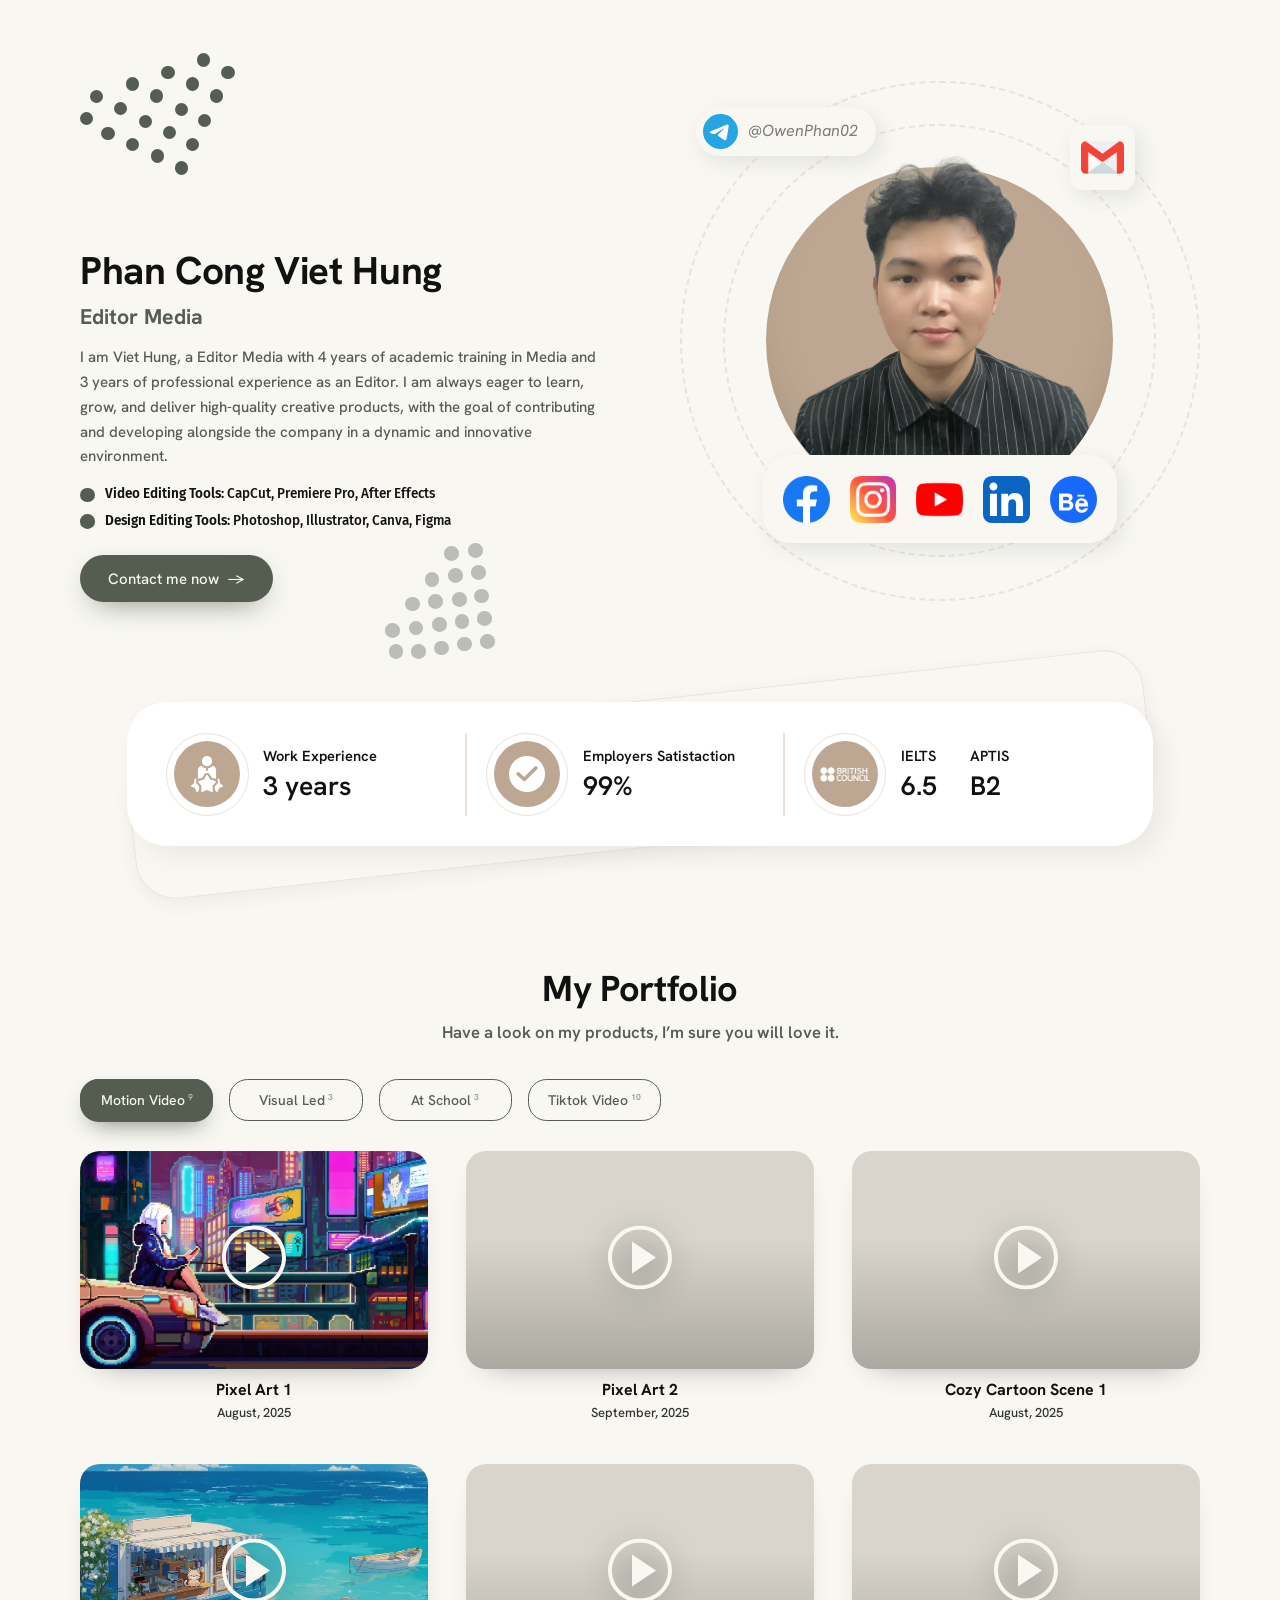
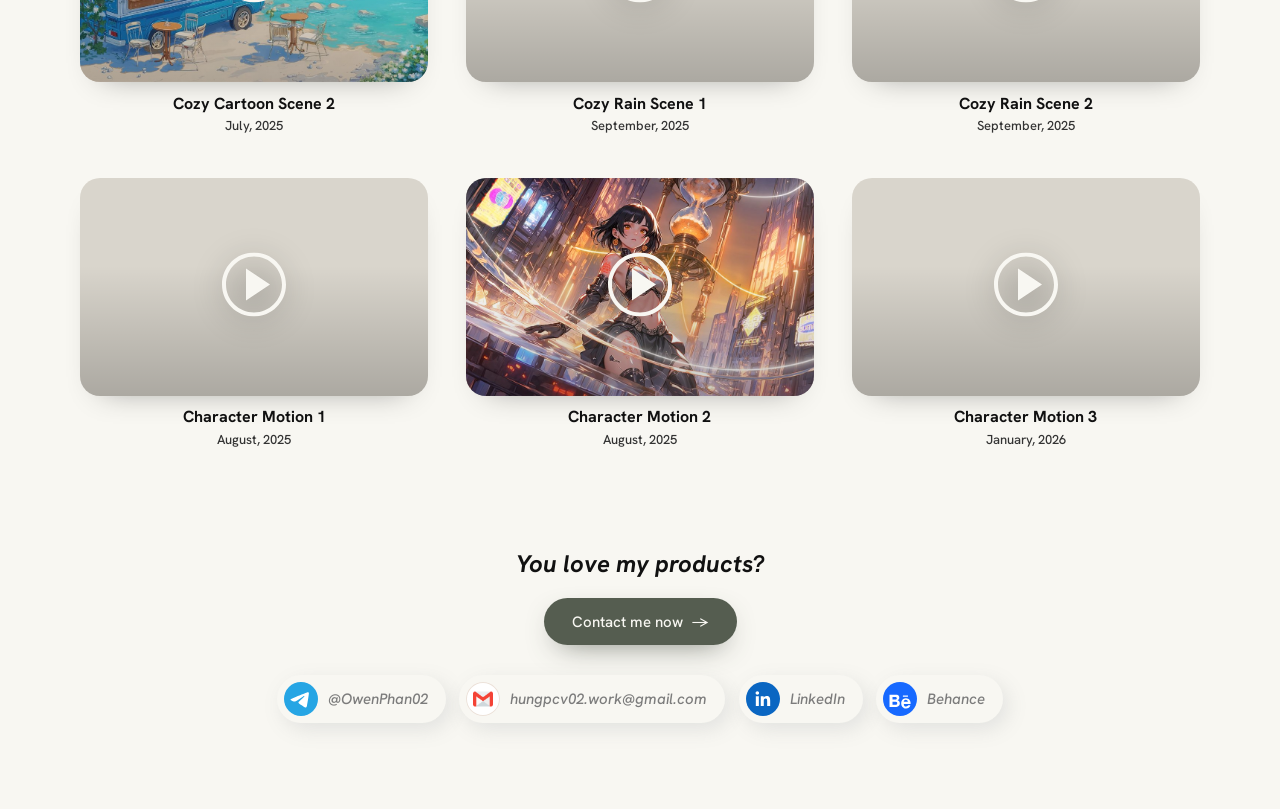
<file: Phan Công Việt Hùng/Portfolio/Phan-Cong-Viet-Hung-Portfolio.html>
<!doctype html>
<html lang="en">
<head>
<meta charset="utf-8">
<meta name="viewport" content="width=device-width, initial-scale=1">
<title>Phan Cong Viet Hung Portfolio</title>
<meta name="description" content="Phan Cong Viet Hung — Editor Media portfolio: motion video, visual LED, school projects and TikTok videos.">
<link rel="preconnect" href="https://fonts.googleapis.com">
<link rel="preconnect" href="https://fonts.gstatic.com" crossorigin>
<link href="https://fonts.googleapis.com/css2?family=Fira+Sans:wght@500;600&family=Hanken+Grotesk:ital,wght@0,400;0,500;0,600;0,700;1,400;1,500;1,700&display=swap" rel="stylesheet">
<link rel="preload" as="image" href="assets/avatar.png">
<script>document.documentElement.classList.add("js")</script>
<style>
/* =====================================================================
   1 đơn vị (--u) = 1px trong frame Figma 1920px.
   Trang được giới hạn ở 1600px để mọi thứ không bị phình to trên màn hình lớn,
   và mọi cỡ chữ đều có mức tối thiểu để không quá nhỏ trên laptop/tablet.
   ===================================================================== */
:root{
  --u: calc(min(100vw, 1600px) / 1920);
  --bg:#f8f7f2;
  --green:#555d50;
  --green-d:#434a3f;
  --beige:#bda792;
  --line:#ece2d9;
  --grey:#7c7c7c;
  --grey2:#83898e;
  --out-expo:cubic-bezier(.16,1,.3,1);
  --out-quart:cubic-bezier(.25,1,.5,1);
  --in-out:cubic-bezier(.65,0,.35,1);
  --spring:cubic-bezier(.34,1.56,.64,1);

  /* Thang cỡ chữ (ở 1600px: 48 / 45 / 30 / 21 / 17.5 / 15 px) */
  --fs-display: max(32px, calc(58 * var(--u)));
  --fs-h2:      max(30px, calc(54 * var(--u)));
  --fs-h3:      max(22px, calc(36 * var(--u)));
  --fs-lead:    max(16px, calc(25 * var(--u)));
  --fs-body:    max(15px, calc(21 * var(--u)));
  --fs-small:   max(13px, calc(18 * var(--u)));
  --fs-btn:     max(15px, calc(21 * var(--u)));
}
*{box-sizing:border-box;margin:0;padding:0}
html{scroll-behavior:smooth;-webkit-text-size-adjust:100%}
body{background:var(--bg);color:#111;font-family:"Hanken Grotesk",system-ui,sans-serif;-webkit-font-smoothing:antialiased;overflow-x:hidden}
a{color:inherit;text-decoration:none}
img{display:block;max-width:100%;height:auto}
button{font:inherit}
::selection{background:var(--green);color:var(--bg)}

.progress{position:fixed;inset:0 0 auto 0;height:3px;z-index:90;background:var(--green);transform-origin:0 50%;scale:0 1}

.page{max-width:calc(1920 * var(--u));margin:0 auto;padding:0 calc(120 * var(--u))}

/* ================= HERO ================= */
.hero{position:relative;display:grid;grid-template-columns:minmax(0,1fr) calc(780 * var(--u));gap:calc(110 * var(--u));align-items:center;padding-top:calc(120 * var(--u))}
.deco{position:absolute;left:0;top:0;pointer-events:none}
.dot{position:absolute;border-radius:50%;background:var(--green)}
.d2 .dot{background:#bbbdb8}

.desc{position:relative;z-index:1;align-self:start;padding-top:calc(250 * var(--u))}
.name{font-size:var(--fs-display);line-height:1.25;font-weight:700;letter-spacing:-.01em}
.name .w{display:inline-block;overflow:hidden;vertical-align:top;padding-bottom:.06em;margin-bottom:-.06em}
.name .w>span{display:inline-block}
.role{margin-top:calc(12 * var(--u));font-size:max(19px, calc(32 * var(--u)));line-height:1.3;font-weight:700;color:var(--green)}
.bio{margin-top:calc(22 * var(--u));max-width:36em;font-size:var(--fs-body);line-height:1.65;font-weight:500;color:var(--green)}
.tools{list-style:none;margin-top:calc(22 * var(--u));display:grid;gap:calc(10 * var(--u));font-family:"Fira Sans",sans-serif;font-weight:500;font-size:max(13.5px, calc(19 * var(--u)));line-height:1.5}
.tools li{position:relative;padding-left:max(22px, calc(38 * var(--u)))}
.tools li::before{content:"";position:absolute;left:0;top:.28em;width:max(12px, calc(22 * var(--u)));aspect-ratio:1;border-radius:50%;background:var(--green)}
.tools b{font-weight:600}

/* Buttons: shine + magnetic */
.btn{position:relative;overflow:hidden;display:inline-flex;align-items:center;justify-content:center;gap:.6em;isolation:isolate;
  background:var(--green);color:var(--bg);font-weight:500;border-radius:999px;white-space:nowrap;
  padding:max(13px, calc(22 * var(--u))) max(26px, calc(42 * var(--u)));font-size:var(--fs-btn);line-height:1.2;
  box-shadow:0 10px 30px -14px rgba(67,74,63,.9);
  transition:background-color .4s var(--out-quart),box-shadow .4s var(--out-quart)}
.btn::after{content:"";position:absolute;inset:0;z-index:-1;background:linear-gradient(105deg,transparent 30%,rgba(255,255,255,.28) 50%,transparent 70%);translate:-110% 0;transition:translate .8s var(--out-expo)}
.btn:hover{background:var(--green-d);box-shadow:0 18px 36px -16px rgba(67,74,63,1)}
.btn:hover::after{translate:110% 0}
.btn .arrow{display:inline-block;transition:translate .4s var(--out-expo)}
.btn:hover .arrow{translate:4px 0}
.btn:active{scale:.97}
.desc .btn{margin-top:calc(36 * var(--u))}

/* Visual: mọi vị trí con theo % của khung (giống tỉ lệ group Figma 960×960) */
.visual{position:relative;width:100%;aspect-ratio:1;container-type:inline-size}
.layer{position:absolute;will-change:transform}
.layer>*{width:100%;height:100%}
.ring{border-radius:50%;border:max(2px, calc(4 * var(--u))) dashed var(--line)}
.l-ring1{inset:0}
.l-ring2{inset:8.333%}
.l-core{left:15.625%;top:7.396%;width:68.646%;aspect-ratio:659/658}
.disc{position:absolute;left:1.52%;top:13.53%;width:97.12%;height:auto;aspect-ratio:1;border-radius:50%;background:var(--beige);box-shadow:inset 0 -30px 60px -30px rgba(0,0,0,.18)}
.avatar{position:absolute;inset:0;
  -webkit-mask:radial-gradient(ellipse 48.6% 48.65% at 50.1% 62.2%,#000 99.6%,transparent 100%),linear-gradient(#000,#000) top/100% 62.2% no-repeat;
          mask:radial-gradient(ellipse 48.6% 48.65% at 50.1% 62.2%,#000 99.6%,transparent 100%),linear-gradient(#000,#000) top/100% 62.2% no-repeat}
.avatar img{width:100%;height:100%;object-fit:cover}
.box{background:var(--bg);box-shadow:calc(8 * var(--u)) calc(10 * var(--u)) calc(30 * var(--u)) rgba(119,126,130,.16)}
/* social + phone boxes size from the visual's own width (cqw) so they stay balanced at any screen size */
.l-social{left:50%;top:72%;width:auto;height:auto;margin-left:-34cqw}
.social{display:flex;align-items:center;justify-content:space-evenly;width:68cqw;height:17cqw;border-radius:5.5cqw}
.social a{display:grid;place-items:center;width:9cqw;height:9cqw;flex:none;transition:translate .5s var(--spring),scale .5s var(--spring)}
.social a:hover{translate:0 -10%;scale:1.1}
.social a img{width:100%;height:100%;object-fit:contain}
.l-phone{left:3%;top:5%;width:auto;height:auto}
.phone{display:flex;align-items:center;gap:2cqw;width:auto;height:auto;padding:1.4cqw 3.4cqw 1.4cqw 1.4cqw;border-radius:999px;white-space:nowrap;transition:scale .4s var(--spring)}
.phone:hover{scale:1.05}
.phone svg,.phone img{flex:none;width:6.6cqw;height:6.6cqw}
.phone span{font-style:italic;font-size:3.1cqw;line-height:1;color:var(--grey)}
.l-mail{left:75%;top:8.438%;width:12.5%;aspect-ratio:1}
.mail{display:grid!important;place-items:center;border-radius:calc(18 * var(--u));transition:scale .4s var(--spring),rotate .4s var(--spring)}
.mail:hover{scale:1.1}
.mail img{width:66.7%}

/* ================= STATS ================= */
.stats{position:relative;margin:calc(150 * var(--u)) calc(71 * var(--u)) 0}
.stats .tilt{position:absolute;inset:-1%  .2%;border:1px solid var(--line);border-radius:calc(60 * var(--u));box-shadow:0 calc(8 * var(--u)) calc(30 * var(--u)) rgba(0,0,0,.05);rotate:-6.2deg}
.stats .card{position:relative;display:grid;grid-template-columns:1fr 1fr 1.1fr;background:#fff;border-radius:calc(60 * var(--u));
  padding:calc(46 * var(--u)) calc(30 * var(--u));box-shadow:calc(16 * var(--u)) calc(16 * var(--u)) calc(40 * var(--u)) rgba(0,0,0,.06)}
.stat{display:flex;align-items:center;gap:calc(22 * var(--u));padding:0 calc(28 * var(--u))}
.stat+.stat{border-left:max(2px, calc(4 * var(--u))) solid var(--line)}
.stat .ic{flex:none;width:max(62px, calc(124 * var(--u)));aspect-ratio:1;border-radius:50%;border:1px solid var(--line);display:grid;place-items:center;transition:rotate .6s var(--spring)}
.stat:hover .ic{rotate:-10deg}
.stat .ic span{width:82%;aspect-ratio:1;border-radius:50%;background:var(--beige);display:grid;place-items:center}
.stat .ic img{width:54%}
.stat .ic img.bc{width:82%}
.stat small{display:block;font-size:max(14px, calc(22 * var(--u)));line-height:1.3;font-weight:600}
.stat b{display:block;margin-top:calc(6 * var(--u));font-size:max(22px, calc(40 * var(--u)));line-height:1.25;font-weight:600;font-variant-numeric:tabular-nums}
.stat .pair{display:flex;gap:calc(50 * var(--u))}

/* ================= PORTFOLIO ================= */
.portfolio{padding-top:calc(180 * var(--u))}
.portfolio h2{text-align:center;font-size:var(--fs-h2);line-height:1.25;font-weight:700;letter-spacing:-.01em}
.portfolio .sub{text-align:center;margin-top:calc(14 * var(--u));font-size:var(--fs-lead);line-height:1.4;font-weight:600;color:var(--green)}

.tabs{position:relative;display:flex;flex-wrap:wrap;gap:calc(24 * var(--u));margin-top:calc(52 * var(--u))}
.tab{position:relative;z-index:1;min-width:max(118px, calc(200 * var(--u)));padding:max(11px, calc(18 * var(--u))) max(16px, calc(28 * var(--u)));
  border-radius:max(14px, calc(28 * var(--u)));border:1px solid var(--green);background:transparent;cursor:pointer;
  font-weight:500;font-size:max(14px, calc(21 * var(--u)));line-height:1.2;color:var(--green);
  transition:color .45s var(--in-out),translate .4s var(--out-expo),background-color .3s}
.tab:hover:not(.on){background:rgba(85,93,80,.07);translate:0 -2px}
.tab.on{color:var(--bg)}
.tab sup{font-size:.62em;margin-left:.35em;opacity:.6;font-weight:600;vertical-align:.5em}
.pill{position:absolute;z-index:0;left:0;top:0;border-radius:max(14px, calc(28 * var(--u)));background:var(--green);box-shadow:0 10px 24px -12px rgba(67,74,63,.9);
  transition:translate .6s var(--out-expo),width .6s var(--out-expo),height .6s var(--out-expo)}

.stack{position:relative;margin-top:calc(44 * var(--u))}
.grid{display:grid;grid-template-columns:repeat(3,minmax(0,1fr));gap:calc(64 * var(--u)) calc(56 * var(--u))}
.grid.tall{grid-template-columns:repeat(5,minmax(0,1fr));gap:calc(56 * var(--u)) calc(32 * var(--u))}
.item{text-align:center;cursor:pointer;outline:none}
.thumb{position:relative;aspect-ratio:16/10;border-radius:max(14px, calc(30 * var(--u)));overflow:hidden;
  background:linear-gradient(100deg,#e6e2d8 30%,#f1eee6 50%,#e6e2d8 70%) 0 0/300% 100%;animation:shimmer 1.4s linear infinite;
  transform:perspective(900px) rotateX(var(--rx,0deg)) rotateY(var(--ry,0deg));transition:transform .6s var(--out-expo),box-shadow .6s var(--out-expo);
  box-shadow:0 14px 30px -22px rgba(0,0,0,.45)}
.tall .thumb{aspect-ratio:9/16}
@keyframes shimmer{to{background-position:-150% 0}}
.thumb.ok{animation:none;background:#d9d5cc}
.thumb img{width:100%;height:100%;object-fit:cover;opacity:0;scale:1.08;transition:opacity .7s var(--out-quart),scale 1.2s var(--out-expo)}
.thumb.ok img{opacity:1;scale:1}
.thumb::before{content:"";position:absolute;inset:0;z-index:1;background:linear-gradient(180deg,transparent 40%,rgba(0,0,0,.35));opacity:.6;transition:opacity .5s}
.thumb::after{content:"";position:absolute;inset:0;z-index:2;pointer-events:none;opacity:0;transition:opacity .4s;
  background:radial-gradient(circle at var(--gx,50%) var(--gy,50%),rgba(255,255,255,.28),transparent 45%)}
.play{position:absolute;z-index:3;left:50%;top:50%;width:clamp(44px, calc(96 * var(--u)), 84px);aspect-ratio:1;translate:-50% -50%;transition:scale .5s var(--spring)}
.play svg{width:100%;height:100%;filter:drop-shadow(0 4px 14px rgba(0,0,0,.35))}
.play::before{content:"";position:absolute;inset:3%;border-radius:50%;border:2px solid rgba(248,247,242,.9);opacity:0}
.item.hov .thumb{box-shadow:0 30px 50px -28px rgba(0,0,0,.55);transition:transform .25s var(--out-quart),box-shadow .6s var(--out-expo)}
.item.hov .thumb img{scale:1.07}
.item.hov .thumb::before{opacity:1}
.item.hov .thumb::after{opacity:1}
.item.hov .play{scale:1.12}
.item.hov .play::before{animation:pulse 1.3s var(--out-quart) infinite}
@keyframes pulse{from{opacity:.9;scale:1}to{opacity:0;scale:1.7}}
.item:focus-visible .thumb{outline:3px solid var(--green);outline-offset:4px}
.item h3{margin-top:calc(18 * var(--u));font-size:max(15.5px, calc(24 * var(--u)));line-height:1.3;font-weight:700;transition:color .3s}
.tall .item h3{font-size:max(14px, calc(20 * var(--u)))}
.item.hov h3{color:var(--green)}
.item time{display:block;margin-top:calc(4 * var(--u));font-size:var(--fs-small);line-height:1.35;font-weight:500;color:#333}

/* ================= OUTRO ================= */
.outro{padding:calc(150 * var(--u)) 0 calc(130 * var(--u));display:flex;flex-direction:column;align-items:center;text-align:center}
.outro h2{font-size:var(--fs-h3);line-height:1.3;font-weight:700;font-style:italic}
.outro .btn{margin-top:calc(28 * var(--u))}
.contacts{display:flex;flex-wrap:wrap;justify-content:center;gap:calc(20 * var(--u));margin-top:calc(44 * var(--u))}
.chip{display:inline-flex;align-items:center;gap:max(10px, calc(14 * var(--u)));border-radius:999px;
  padding:max(7px, calc(10 * var(--u))) max(18px, calc(26 * var(--u))) max(7px, calc(10 * var(--u))) max(7px, calc(10 * var(--u)));
  font-style:italic;font-weight:500;font-size:var(--fs-body);color:var(--grey);
  transition:translate .45s var(--out-expo),box-shadow .45s var(--out-expo),color .3s}
.chip:hover{translate:0 -3px;color:var(--green);box-shadow:calc(8 * var(--u)) calc(14 * var(--u)) calc(34 * var(--u)) rgba(119,126,130,.24)}
.chip .ci{flex:none;width:max(34px, calc(46 * var(--u)));aspect-ratio:1;border-radius:50%;display:grid;place-items:center}
.chip svg{width:100%;height:100%}
.chip .ci.g{background:#fff;box-shadow:inset 0 0 0 1px var(--line)}
.chip .ci.g img{width:58%}
.chip .ci.b img{width:100%;height:100%}

/* ================= MODAL ================= */
.modal{position:fixed;inset:0;z-index:100;display:grid;place-items:center;padding:20px;visibility:hidden}
.modal.open{visibility:visible}
.modal .bd{position:absolute;inset:0;background:rgba(22,24,21,.86);backdrop-filter:blur(10px);-webkit-backdrop-filter:blur(10px);opacity:0}
.modal .inner{position:relative;display:flex;flex-direction:column;align-items:center;gap:14px}
.modal .frame{width:min(1100px, calc(100vw - 40px), calc((100vh - 120px) * 16 / 9));aspect-ratio:16/9;border-radius:18px;overflow:hidden;background:#000;transform-origin:0 0}
.modal.v .frame{width:auto;height:min(82vh, 900px);aspect-ratio:9/16;max-width:calc(100vw - 40px)}
.modal iframe{width:100%;height:100%;border:0;display:block}
.modal .meta{display:flex;align-items:center;gap:18px;color:#fff;opacity:0}
.modal .meta strong{font-size:16px}
.modal .meta a{font-size:14px;font-weight:600;opacity:.8;text-decoration:underline;text-underline-offset:3px}
.modal .meta a:hover{opacity:1}
.modal .close{position:absolute;top:18px;right:20px;z-index:2;width:46px;height:46px;border-radius:50%;border:1.5px solid rgba(255,255,255,.7);background:rgba(255,255,255,.06);color:#fff;font-size:22px;cursor:pointer;opacity:0;transition:rotate .4s var(--out-expo),background-color .3s}
.modal .close:hover{rotate:90deg;background:rgba(255,255,255,.16)}

/* ================= MOTION: trạng thái ban đầu (chỉ khi có JS) ================= */
.js .intro{opacity:0}
.js .name .w>span{translate:0 110%}
.js .ring{opacity:0;scale:.82;rotate:-40deg}
.js .disc{scale:0}
.js .avatar img{translate:0 34%;opacity:0}
.js .social{opacity:0;translate:0 40%}
.js .social a{scale:0}
.js .phone{opacity:0;translate:-30% 0}
.js .mail{opacity:0;translate:40% 0;rotate:18deg}
.js .dot{scale:0}

.go .intro{animation:fadeUp 1s var(--out-expo) both;animation-delay:var(--d,0s)}
.go .name .w>span{transition:translate 1.1s var(--out-expo);transition-delay:calc(.1s + var(--i) * .07s);translate:0 0}
.go .ring{animation:ringIn 1.6s var(--out-expo) .1s both, spin 90s linear 1.7s infinite}
.go .l-ring2 .ring{animation:ringIn 1.6s var(--out-expo) .2s both, spin 70s linear 1.8s infinite reverse}
.go .disc{transition:scale 1.1s var(--spring) .25s;scale:1}
.go .avatar img{transition:translate 1.3s var(--out-expo) .45s,opacity .6s ease .45s;translate:0 0;opacity:1}
.go .social{transition:translate 1s var(--out-expo) .75s,opacity .6s ease .75s;translate:0 0;opacity:1}
.go .social a{transition:scale .7s var(--spring);transition-delay:calc(.95s + var(--i) * .09s);scale:1}
.go .social a:hover{transition-delay:0s;scale:1.1}
.go .phone{animation:inLeft 1s var(--out-expo) .9s both, bob 5s ease-in-out 1.9s infinite}
.go .mail{animation:inRight 1s var(--out-expo) 1s both, bob 5.6s ease-in-out 2s infinite}
.go .dot{transition:scale .6s var(--spring);transition-delay:calc(.3s + var(--i) * .03s);scale:1}
.go .d1 .dot,.go .d2 .dot{animation:breathe 4s ease-in-out infinite;animation-delay:calc(var(--i) * .12s)}
@keyframes fadeUp{from{opacity:0;translate:0 26px;filter:blur(6px)}to{opacity:1;translate:0 0;filter:blur(0)}}
@keyframes ringIn{from{opacity:0;scale:.82;rotate:-40deg}to{opacity:1;scale:1;rotate:0deg}}
@keyframes spin{from{rotate:0deg}to{rotate:360deg}}
@keyframes inLeft{from{opacity:0;translate:-30% 0}to{opacity:1;translate:0 0}}
@keyframes inRight{from{opacity:0;translate:40% 0;rotate:18deg}to{opacity:1;translate:0 0;rotate:0deg}}
@keyframes bob{0%,100%{translate:0 0}50%{translate:0 -12%}}
@keyframes breathe{0%,100%{translate:0 0}50%{translate:0 -3px}}

/* Scroll reveal */
.js [data-reveal]{opacity:0;translate:0 48px;transition:opacity .9s var(--out-quart),translate 1.1s var(--out-expo);transition-delay:var(--d,0s)}
.js [data-reveal].in{opacity:1;translate:0 0}
.js .stats .tilt{rotate:0deg;opacity:0;transition:rotate 1.6s var(--out-expo) .25s,opacity .8s ease .25s}
.js .stats.in .tilt{rotate:-6.2deg;opacity:1}
.js .stats .ic{scale:0;transition:scale .8s var(--spring),rotate .6s var(--spring)}
.js .stats.in .ic{scale:1}
.js .stats.in .stat:nth-child(2) .ic{transition-delay:.12s,0s}
.js .stats.in .stat:nth-child(3) .ic{transition-delay:.24s,0s}
.js .stack:not(.in) .item{opacity:0}

/* ================= RESPONSIVE ================= */
@media (max-width:1200px){ .d2{display:none} }
@media (max-width:1100px){
  .grid.tall{grid-template-columns:repeat(4,minmax(0,1fr))}
}
@media (max-width:900px){
  .page{padding:0 20px}
  .hero{grid-template-columns:minmax(0,1fr);gap:8px;padding-top:24px}
  .deco{display:none}
  .visual{order:-1;width:min(100%,440px);justify-self:center}
  .phone span{font-size:max(13px, 3.1cqw)}
  .mail{border-radius:12px}
  .desc{padding-top:0}
  .stats{margin:56px 0 0}
  .stats .tilt{rotate:-3deg!important;border-radius:26px}
  .stats .card{grid-template-columns:minmax(0,1fr);padding:6px 20px;border-radius:26px}
  .stat{padding:16px 0;gap:16px}
  .stat+.stat{border-left:0;border-top:2px solid var(--line)}
  .stat .pair{gap:32px}
  .portfolio{padding-top:80px}
  .tabs{gap:10px;margin-top:26px}
  .tab{min-width:0;flex:1 1 calc(50% - 10px)}
  .stack{margin-top:26px}
  .grid{grid-template-columns:repeat(2,minmax(0,1fr));gap:30px 18px}
  .grid.tall{grid-template-columns:repeat(3,minmax(0,1fr));gap:26px 14px}
  .outro{padding:84px 0 64px}
  .contacts{gap:12px;margin-top:30px}
}
@media (max-width:560px){
  .grid{grid-template-columns:minmax(0,1fr)}
  .grid.tall{grid-template-columns:repeat(2,minmax(0,1fr))}
  .contacts{flex-direction:column;align-items:stretch;width:100%;max-width:340px}
  .chip{font-size:15px}
  /* video modal on phones: full width, clear of the close button, fits the visible screen */
  .modal{padding:64px 12px 16px}
  .modal .close{top:12px;right:12px;width:40px;height:40px;font-size:18px}
  .modal .inner{width:100%}
  .modal .frame{width:100%;max-width:none;border-radius:14px}
  .modal.v .frame{width:auto;max-width:100%;height:calc(100vh - 150px);height:calc(100dvh - 150px)}
  .modal .meta{flex-direction:column;gap:4px;text-align:center;padding:0 8px}
  .modal .meta strong{font-size:15px;line-height:1.3}
  .modal .meta a{font-size:13px}
}
@media (prefers-reduced-motion:reduce){
  *,*::before,*::after{animation:none!important;transition:none!important}
  .js .intro,.js [data-reveal],.js .stack .item,.js .ring,.js .phone,.js .mail,.js .social,.js .avatar img{opacity:1!important;translate:none!important;rotate:none!important}
  .js .name .w>span,.js .disc,.js .dot,.js .social a,.js .stats .ic{translate:none!important;scale:1!important}
  .js .stats .tilt{opacity:1;rotate:-6.2deg}
}
</style>
</head>
<body>
<div class="progress" id="progress"></div>

<div class="page">
  <!-- ================= HERO ================= -->
  <header class="hero" id="hero">
    <div class="deco d1" id="d1"></div>
    <div class="deco d2" id="d2"></div>

    <div class="desc">
      <h1 class="name" id="name">Phan Cong Viet Hung</h1>
      <p class="role intro" style="--d:.45s">Editor Media</p>
      <p class="bio intro" style="--d:.55s">I am Viet Hung, a Editor Media with 4 years of academic training in Media and 3 years of professional experience as an Editor. I am always eager to learn, grow, and deliver high-quality creative products, with the goal of contributing and developing alongside the company in a dynamic and innovative environment.</p>
      <ul class="tools">
        <li class="intro" style="--d:.65s"><b>Video Editing Tools:</b> CapCut, Premiere Pro, After Effects</li>
        <li class="intro" style="--d:.72s"><b>Design Editing Tools:</b> Photoshop, Illustrator, Canva, Figma</li>
      </ul>
      <a class="btn magnetic intro" style="--d:.82s" href="mailto:hungpcv02.work@gmail.com">Contact me now <span class="arrow">→</span></a>
    </div>

    <div class="visual" id="visual">
      <div class="layer l-ring1" data-depth="6"><div class="ring"></div></div>
      <div class="layer l-ring2" data-depth="10"><div class="ring"></div></div>
      <div class="layer l-core" data-depth="14">
        <div class="disc"></div>
        <div class="avatar"><img src="assets/avatar.png" alt="Phan Cong Viet Hung" width="720" height="720" fetchpriority="high"></div>
      </div>
      <div class="layer l-social" data-depth="22">
        <div class="social box">
          <a class="fb" style="--i:0" href="https://www.facebook.com/owenphan02/" target="_blank" rel="noopener" aria-label="Facebook"><img src="assets/icon-facebook.png" alt="" width="128" height="128"></a>
          <a class="ig" style="--i:1" aria-label="Instagram"><img src="assets/icon-instagram.png" alt="" width="128" height="128"></a>
          <a class="yt" style="--i:2" aria-label="YouTube"><img src="assets/icon-youtube.png" alt="" width="128" height="128"></a>
          <a class="li" style="--i:3" href="https://www.linkedin.com/in/owenphan02/" target="_blank" rel="noopener" aria-label="LinkedIn"><img src="assets/icon-linkedin.svg" alt="" width="128" height="128"></a>
          <a class="be" style="--i:4" href="https://www.behance.net/OwenPhan02" target="_blank" rel="noopener" aria-label="Behance"><img src="assets/icon-behance.svg" alt="" width="128" height="128"></a>
        </div>
      </div>
      <div class="layer l-phone" data-depth="30">
        <a class="phone box" href="https://t.me/OwenPhan02" target="_blank" rel="noopener" aria-label="Telegram @OwenPhan02">
          <img src="assets/icon-telegram.svg" alt="" width="56" height="56">
          <span>@OwenPhan02</span>
        </a>
      </div>
      <div class="layer l-mail" data-depth="34">
        <a class="mail box" href="mailto:hungpcv02.work@gmail.com" aria-label="Email"><img src="assets/icon-gmail.png" alt="" width="256" height="256"></a>
      </div>
    </div>
  </header>

  <!-- ================= STATS ================= -->
  <section class="stats" data-reveal id="stats">
    <div class="tilt"></div>
    <div class="card">
      <div class="stat">
        <div class="ic"><span><img src="assets/icon-experience.png" alt="" width="256" height="256"></span></div>
        <div><small>Work Experience</small><b><span data-count="3">3</span> years</b></div>
      </div>
      <div class="stat">
        <div class="ic"><span><img src="assets/icon-rating.png" alt="" width="256" height="256"></span></div>
        <div><small>Employers Satistaction</small><b><span data-count="99">99</span>%</b></div>
      </div>
      <div class="stat">
        <div class="ic"><span><img class="bc" src="assets/icon-british-council.png" alt="British Council" width="256" height="105"></span></div>
        <div class="pair">
          <div><small>IELTS</small><b><span data-count="6.5" data-dec="1">6.5</span></b></div>
          <div><small>APTIS</small><b>B2</b></div>
        </div>
      </div>
    </div>
  </section>

  <!-- ================= PORTFOLIO ================= -->
  <section class="portfolio" id="portfolio">
    <h2 data-reveal>My Portfolio</h2>
    <p class="sub" data-reveal style="--d:.08s">Have a look on my products, I’m sure you will love it.</p>
    <div class="tabs" id="tabs" role="tablist" data-reveal style="--d:.16s"><span class="pill" id="pill"></span></div>
    <div class="stack" id="stack"></div>
  </section>

  <!-- ================= OUTRO ================= -->
  <section class="outro" id="contact">
    <h2 data-reveal>You love my products?</h2>
    <a class="btn magnetic" data-reveal style="--d:.08s" href="mailto:hungpcv02.work@gmail.com">Contact me now <span class="arrow">→</span></a>
    <div class="contacts" data-reveal style="--d:.16s">
      <a class="chip box" href="https://t.me/OwenPhan02" target="_blank" rel="noopener">
        <span class="ci b"><img src="assets/icon-telegram.svg" alt="" width="128" height="128"></span>
        @OwenPhan02
      </a>
      <a class="chip box" href="mailto:hungpcv02.work@gmail.com">
        <span class="ci g"><img src="assets/icon-gmail.png" alt="" width="256" height="256"></span>
        hungpcv02.work@gmail.com
      </a>
      <a class="chip box" href="https://www.linkedin.com/in/owenphan02/" target="_blank" rel="noopener">
        <span class="ci b"><img src="assets/icon-linkedin-round.svg" alt="" width="128" height="128"></span>
        LinkedIn
      </a>
      <a class="chip box" href="https://www.behance.net/OwenPhan02" target="_blank" rel="noopener">
        <span class="ci b"><img src="assets/icon-behance.svg" alt="" width="128" height="128"></span>
        Behance
      </a>
    </div>
  </section>
</div>

<div class="modal" id="modal" aria-hidden="true" role="dialog" aria-modal="true">
  <div class="bd" id="bd"></div>
  <button class="close" id="close" aria-label="Close">✕</button>
  <div class="inner">
    <div class="frame" id="frame"></div>
    <div class="meta" id="meta"><strong id="mTitle"></strong><a id="mLink" href="#" target="_blank" rel="noopener">Mở trên Google Drive ↗</a></div>
  </div>
</div>

<script>
/* ===================== DỮ LIỆU (lấy từ Figma) ===================== */
const TABS = [
  { name:"Motion Video", tall:false, items:[
    ["Pixel Art 1","August, 2025","mv-pixel-art-1","1uDLops-fOggmvQqkDVErAvaRR-ZSFDLx"],
    ["Pixel Art 2","September, 2025","mv-pixel-art-2","1D6j1fR5b7tJpw9dWLfMpu7y7OrIZeSFC"],
    ["Cozy Cartoon Scene 1","August, 2025","mv-cozy-cartoon-1","1OlFOP4SInsd9shSRh2foUzjlDHCSASmn"],
    ["Cozy Cartoon Scene 2","July, 2025","mv-cozy-cartoon-2","12pvZXsti_UoKEafB_OHpGKKMvlhfAZYE"],
    ["Cozy Rain Scene 1","September, 2025","mv-cozy-rain-1","1ubH0HqoGTs3PK0389FvsDGJ691Z1lp45"],
    ["Cozy Rain Scene 2","September, 2025","mv-cozy-rain-2","1o9HMwWACn6vHQCazIzCLBbu42vdA4Wyz"],
    ["Character Motion 1","August, 2025","mv-character-1","1XesXzYx5mc4ElSv-m_nOc1xvKkdu24Hp"],
    ["Character Motion 2","August, 2025","mv-character-2","1r8u5kajVAFOdpTQac6_GD6nm_W9QTu4a"],
    ["Character Motion 3","January, 2026","mv-character-3","1r-i-6FrN-jq8epj9Iuyp1Ly1Vtow9x0T"],
  ]},
  { name:"Visual Led", tall:false, items:[
    ["Visual Led 1","January, 2026","led-1","1S4DA4NllJava4f6sMz96D2PyrSPJR0wo"],
    ["Visual Led 2","January, 2026","led-2","15DiKeBSF54caRK9ZdLaQDqZQLDkcbHxZ"],
    ["Visual Led 3","January, 2026","led-3","1PxlQJ8jmI_IyHAhmijXFfqajwwRQR2g1"],
  ]},
  { name:"At School", tall:false, items:[
    ["Mashup MV","January 3rd, 2023","school-mashup-mv","1_rqqVEMpKXoQEFMB0uKH0omSjIbJudFG"],
    ["Cấm Vứt Rác Tại Đây","December 28, 2021","school-cam-vut-rac","1Kf5C5jlfPF3vbviyXdHz5x-rzrS-oEzv"],
    ["Hà Nội ngày yêu","December 30, 2021","school-ha-noi-ngay-yeu","1i9_132PZFJ09k9DVAX8OFk1oFyuwls8R"],
  ]},
  { name:"Tiktok Video", tall:true, items:[
    ["Ngắm hoa anh đào tại Đài Loan","February 23th, 2023","tt-01","1DfTWhfPoK5eenL_MZXhnoBFewxwv9zDB"],
    ["Ngắm hoàng hôn tại Đài Loan","February 25th, 2023","tt-02","1HHUsxMV_I7Iybm9ODSmhs-IOAW4RuL5-"],
    ["Khu phố cổ tại Đài Bắc","February 28th, 2023","tt-03","1sEnXAqARlhUTbpl1ibKz0IOxjAcvSU0P"],
    ["Ngắm biển tại Đài Loan","February 28th, 2023","tt-04","1CxPGQDqmtFZKJVrLSQ-kbm7f1yA1Wbm-"],
    ["Top 5 địa điểm tại Đài Loan","March 6th, 2023","tt-05","1dTE36dHDMnJfPa5jke-badWg6nUv1z2u"],
    ["Tắm nước khoáng nóng tại Đài Loan","May 14th, 2023","tt-06","1tSngnuFW3X0m1QYV8Wn8eA_XEh6EIS_5"],
    ["Khu nhà cổ tại Đài Loan","May 19th, 2023","tt-07","1pbem-UOlcARakOHfpQSLDIxMr69jY5AD"],
    ["Nhà hàng view đẹp nhất Đài Loan","May 21th, 2023","tt-08","1HAF-wFjR0VEyaJg9MK0ri8FyhdzJVb6Q"],
    ["Công viên trò chơi miễn phí","May 23th, 2023","tt-09","1EMReMyWQHz9pP0Q7AomGDuEWg8DY3N7Q"],
    ["Bitan tại Đài Loan","May 27th, 2023","tt-10","1Ps654x2kH34D_XaJ6GfZPbJzwbF1tqBF"],
  ]},
];

/* ===================== HELPERS ===================== */
const $ = s => document.querySelector(s);
const RM = matchMedia("(prefers-reduced-motion: reduce)").matches;
const FINE = matchMedia("(hover: hover) and (pointer: fine)").matches;
const anim = (el, kf, o) => RM ? null : el.animate(kf, o);
const EXPO = "cubic-bezier(.16,1,.3,1)", INOUT = "cubic-bezier(.65,0,.35,1)";

/* ===================== HERO ===================== */
// Tách tên thành từng chữ để chữ "trồi" lên
(() => {
  const el = $("#name");
  el.innerHTML = el.textContent.trim().split(" ").map((w,i) => `<span class="w"><span style="--i:${i}">${w}</span></span>`).join(" ");
})();

// Chấm bi — toạ độ gốc từ Figma (đã trừ lề trái 120)
const DOTS1 = [[226,264],[262,282],[279,247],[189,247],[152,230],[208,212],[244,229],[262,194],[297,211],[315,174],[225,174],[279,156],[332,139],[295,120],[242,139],[189,156],[171,193],[120,208],[135,175]];
const DOTS2 = [[686,1145],[720,1141],[716,1107],[651,1151],[617,1156],[648,1116],[682,1111],[678,1078],[711,1073],[707,1038],[642,1081],[672,1042],[702,1005],[666,1009],[637,1048],[608,1085],[613,1121],[583,1156],[578,1125]];
function dots(el, pts, size, dy){
  const sorted = [...pts].sort((a,b) => (a[0]+a[1]) - (b[0]+b[1]));   // lan từ góc trên-trái
  el.innerHTML = sorted.map(([x,y],i) =>
    `<i class="dot" style="--i:${i};left:calc(${x-120}*var(--u));top:calc(${y-dy}*var(--u));width:calc(${size}*var(--u));height:calc(${size}*var(--u))"></i>`).join("");
}
dots($("#d1"), DOTS1, 20, 40);
dots($("#d2"), DOTS2, 22, 190);

// Bắt đầu chuỗi animation khi font + avatar sẵn sàng (tối đa chờ 1.2s)
Promise.race([
  Promise.all([document.fonts.ready, $(".avatar img").decode().catch(()=>{})]),
  new Promise(r => setTimeout(r, 1200))
]).then(() => requestAnimationFrame(() => document.body.classList.add("go")));

// Parallax theo chuột cho cụm avatar
if (FINE && !RM) {
  const hero = $("#hero"), layers = [...document.querySelectorAll("[data-depth]")];
  let tx = 0, ty = 0, x = 0, y = 0, raf = 0;
  const tick = () => {
    x += (tx - x) * .08; y += (ty - y) * .08;
    layers.forEach(l => { const d = +l.dataset.depth; l.style.transform = `translate3d(${(x*d).toFixed(2)}px, ${(y*d).toFixed(2)}px, 0)`; });
    raf = (Math.abs(tx-x) > .001 || Math.abs(ty-y) > .001) ? requestAnimationFrame(tick) : 0;
  };
  const kick = () => { if (!raf) raf = requestAnimationFrame(tick); };
  hero.addEventListener("pointermove", e => {
    const r = hero.getBoundingClientRect();
    tx = ((e.clientX - r.left) / r.width - .5) * 2 * -1;
    ty = ((e.clientY - r.top) / r.height - .5) * 2 * -1;
    kick();
  });
  hero.addEventListener("pointerleave", () => { tx = ty = 0; kick(); });
}

// Nút "hút" nhẹ theo con trỏ
if (FINE && !RM) document.querySelectorAll(".magnetic").forEach(b => {
  b.addEventListener("pointermove", e => {
    const r = b.getBoundingClientRect();
    b.style.transform = `translate(${(e.clientX - r.left - r.width/2) * .18}px, ${(e.clientY - r.top - r.height/2) * .3}px)`;
    b.style.transition = "transform .25s cubic-bezier(.25,1,.5,1), background-color .4s, box-shadow .4s";
  });
  b.addEventListener("pointerleave", () => {
    b.style.transform = "";
    b.style.transition = "transform .7s cubic-bezier(.34,1.56,.64,1), background-color .4s, box-shadow .4s";
  });
});

/* ===================== SCROLL ===================== */
const prog = $("#progress");
let sTick = false;
addEventListener("scroll", () => {
  if (sTick) return; sTick = true;
  requestAnimationFrame(() => {
    const h = document.documentElement.scrollHeight - innerHeight;
    prog.style.scale = `${h > 0 ? scrollY / h : 0} 1`;
    sTick = false;
  });
}, { passive:true });

function countUp(el){
  const end = +el.dataset.count, dec = +(el.dataset.dec || 0), t0 = performance.now(), dur = 1600;
  if (RM) return;
  const f = t => {
    const p = Math.min((t - t0) / dur, 1), e = 1 - Math.pow(1 - p, 4);
    el.textContent = (end * e).toFixed(dec);
    if (p < 1) requestAnimationFrame(f);
  };
  requestAnimationFrame(f);
}

const io = new IntersectionObserver(entries => entries.forEach(en => {
  if (!en.isIntersecting) return;
  const el = en.target;
  el.classList.add("in");
  io.unobserve(el);
  el.querySelectorAll("[data-count]").forEach(countUp);
  if (el === stack) revealItems(stack.firstElementChild, 0);
}), { threshold:.18, rootMargin:"0px 0px -6% 0px" });
document.querySelectorAll("[data-reveal]").forEach(el => io.observe(el));

/* ===================== PORTFOLIO ===================== */
const tabsEl = $("#tabs"), pill = $("#pill"), stack = $("#stack");
let current = 0, busy = false;

const PLAY = `<svg viewBox="0 0 120 120" aria-hidden="true"><path fill="#F8F7F2" d="M90.0056 59.9604L44.9972 89.9461V29.9746L90.0056 59.9604ZM60 0C26.9012 0 0 26.8835 0 59.9605C0 93.0375 26.9012 119.921 60 119.921C93.0988 119.921 120 93.0375 120 59.9605C120 26.8835 93.0988 0 60 0ZM60 7.47416C89.0448 7.47416 112.521 30.9349 112.521 59.9605C112.521 88.9861 89.0448 112.447 60 112.447C30.9552 112.447 7.47908 88.9861 7.47908 59.9605C7.47908 30.9349 30.9552 7.47416 60 7.47416Z"/></svg>`;

function buildGrid(i){
  const t = TABS[i], g = document.createElement("div");
  g.className = "grid" + (t.tall ? " tall" : "");
  g.innerHTML = t.items.map(([title, date, img, id]) => `
    <article class="item" tabindex="0" data-id="${id}" data-title="${title}" data-tall="${t.tall}">
      <div class="thumb">
        <img src="assets/thumbs/${img}.jpg" alt="${title}" loading="lazy" decoding="async" width="${t.tall?620:1040}" height="${t.tall?1100:650}">
        <span class="play">${PLAY}</span>
      </div>
      <h3>${title}</h3><time>${date}</time>
    </article>`).join("");
  g.querySelectorAll(".thumb img").forEach(im => {
    const ok = () => im.parentElement.classList.add("ok");
    if (im.complete && im.naturalWidth) ok(); else { im.addEventListener("load", ok); im.addEventListener("error", ok); }
  });
  return g;
}

function revealItems(grid, delay){
  [...grid.children].forEach((it, k) => {
    anim(it, [
      { opacity:0, transform:"translateY(46px) scale(.96)" },
      { opacity:1, transform:"none" }
    ], { duration:900, delay: delay + k * 70, easing:EXPO, fill:"backwards" });
  });
}

TABS.forEach((t, i) => {
  const b = document.createElement("button");
  b.className = "tab" + (i === current ? " on" : "");
  b.setAttribute("role", "tab");
  b.innerHTML = `${t.name}<sup>${t.items.length}</sup>`;
  b.onclick = () => select(i);
  tabsEl.appendChild(b);
});

function movePill(instant){
  const b = tabsEl.children[current + 1];   // +1 vì phần tử đầu là pill
  if (!b) return;
  if (instant) pill.style.transition = "none";
  pill.style.width = b.offsetWidth + "px";
  pill.style.height = b.offsetHeight + "px";
  pill.style.translate = `${b.offsetLeft}px ${b.offsetTop}px`;
  if (instant) { pill.offsetWidth; pill.style.transition = ""; }
}

stack.appendChild(buildGrid(current));
io.observe(stack);
movePill(true);
document.fonts.ready.then(() => movePill(true));
addEventListener("resize", () => movePill(true));

function select(i){
  if (i === current || busy) return;
  busy = true;
  const dir = i > current ? 1 : -1;
  current = i;
  [...tabsEl.querySelectorAll(".tab")].forEach((b, k) => b.classList.toggle("on", k === i));
  movePill();

  const old = stack.firstElementChild, h0 = stack.offsetHeight;
  const outItems = [...old.children];
  outItems.forEach((it, k) => anim(it, [
    { opacity:1, transform:"none" },
    { opacity:0, transform:`translateX(${-24 * dir}px) scale(.97)` }
  ], { duration:280, delay: Math.min(k, 6) * 22, easing:"cubic-bezier(.5,0,.75,0)", fill:"forwards" }));

  const swapIn = () => {
    const neu = buildGrid(i);
    old.remove();
    stack.appendChild(neu);
    const h1 = stack.offsetHeight;
    anim(stack, [{ height:h0 + "px" }, { height:h1 + "px" }], { duration:600, easing:INOUT });
    [...neu.children].forEach((it, k) => anim(it, [
      { opacity:0, transform:`translateX(${40 * dir}px) translateY(18px) scale(.96)` },
      { opacity:1, transform:"none" }
    ], { duration:850, delay: 40 + k * 55, easing:EXPO, fill:"backwards" }));
    busy = false;
  };
  RM ? swapIn() : setTimeout(swapIn, 280 + Math.min(outItems.length, 6) * 22);
}

// Hover: nghiêng 3D + ánh sáng theo con trỏ
stack.addEventListener("pointerover", e => { const it = e.target.closest(".item"); if (it) it.classList.add("hov"); });
stack.addEventListener("pointerout", e => {
  const it = e.target.closest(".item");
  if (it && !it.contains(e.relatedTarget)) { it.classList.remove("hov"); const t = it.querySelector(".thumb"); t.style.setProperty("--rx","0deg"); t.style.setProperty("--ry","0deg"); }
});
if (FINE && !RM) stack.addEventListener("pointermove", e => {
  const t = e.target.closest(".thumb"); if (!t) return;
  const r = t.getBoundingClientRect(), px = (e.clientX - r.left) / r.width, py = (e.clientY - r.top) / r.height;
  t.style.setProperty("--ry", `${(px - .5) * 10}deg`);
  t.style.setProperty("--rx", `${(.5 - py) * 8}deg`);
  t.style.setProperty("--gx", `${px * 100}%`);
  t.style.setProperty("--gy", `${py * 100}%`);
});

/* ===================== VIDEO MODAL (phóng ra từ đúng thumbnail) ===================== */
const modal = $("#modal"), frame = $("#frame"), bd = $("#bd"), meta = $("#meta"), closeBtn = $("#close");
let fromThumb = null;

function flipFrom(rect){
  const f = frame.getBoundingClientRect();
  return `translate(${rect.left - f.left}px, ${rect.top - f.top}px) scale(${rect.width / f.width}, ${rect.height / f.height})`;
}
function openVideo(it){
  fromThumb = it.querySelector(".thumb");
  const id = it.dataset.id;
  modal.classList.toggle("v", it.dataset.tall === "true");
  $("#mTitle").textContent = it.dataset.title;
  $("#mLink").href = `https://drive.google.com/file/d/${id}/view`;
  frame.innerHTML = "";
  modal.classList.add("open"); modal.setAttribute("aria-hidden", "false");
  document.body.style.overflow = "hidden";
  const r = fromThumb.getBoundingClientRect();
  anim(bd, [{ opacity:0 }, { opacity:1 }], { duration:450, easing:"ease", fill:"forwards" }) || (bd.style.opacity = 1);
  const a = anim(frame, [{ transform:flipFrom(r), borderRadius:"30px" }, { transform:"none", borderRadius:"18px" }], { duration:700, easing:EXPO });
  [meta, closeBtn].forEach(el => anim(el, [{ opacity:0, transform:"translateY(10px)" }, { opacity:1, transform:"none" }], { duration:500, delay:350, easing:EXPO, fill:"both" }) || (el.style.opacity = 1));
  const load = () => frame.innerHTML = `<iframe src="https://drive.google.com/file/d/${id}/preview" allow="autoplay; fullscreen" allowfullscreen></iframe>`;
  a ? a.finished.then(load) : load();
  closeBtn.focus({ preventScroll:true });
}
function closeVideo(){
  if (!modal.classList.contains("open")) return;
  frame.innerHTML = "";
  const done = () => {
    modal.classList.remove("open"); modal.setAttribute("aria-hidden", "true");
    document.body.style.overflow = "";
    [bd, meta, closeBtn].forEach(el => { el.getAnimations().forEach(x => x.cancel()); el.style.opacity = ""; });
  };
  if (RM) return done();
  const r = fromThumb.getBoundingClientRect();
  anim(bd, [{ opacity:1 }, { opacity:0 }], { duration:450, easing:"ease", fill:"forwards" });
  [meta, closeBtn].forEach(el => anim(el, [{ opacity:1 }, { opacity:0 }], { duration:200, fill:"forwards" }));
  anim(frame, [{ transform:"none", borderRadius:"18px" }, { transform:flipFrom(r), borderRadius:"30px", opacity:.6 }], { duration:550, easing:INOUT }).finished.then(done);
}
stack.addEventListener("click", e => { const it = e.target.closest(".item"); if (it) openVideo(it); });
stack.addEventListener("keydown", e => { const it = e.target.closest(".item"); if (it && (e.key === "Enter" || e.key === " ")) { e.preventDefault(); openVideo(it); } });
closeBtn.onclick = closeVideo;
bd.onclick = closeVideo;
addEventListener("keydown", e => { if (e.key === "Escape") closeVideo(); });
</script>
</body>
</html>
</file>
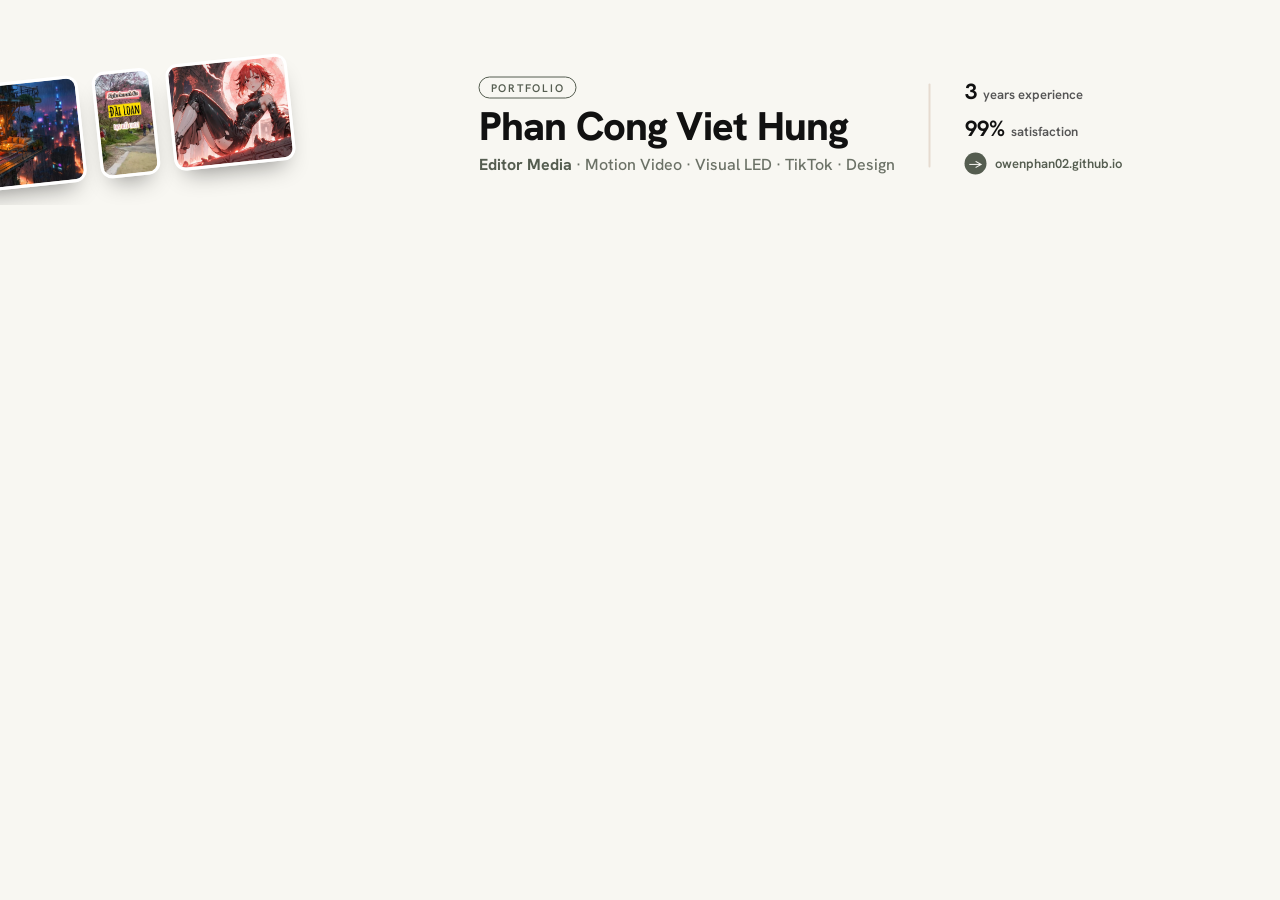
<file: Phan Công Việt Hùng/Portfolio/Thumb/Behance-Banner.html>
<!doctype html><html><head><meta charset="utf-8">
<link href="https://fonts.googleapis.com/css2?family=Hanken+Grotesk:wght@500;600;700;800&display=swap" rel="stylesheet">
<style>
*{margin:0;padding:0;box-sizing:border-box}
:root{--bg:#f8f7f2;--green:#555d50;--beige:#ddd2c4;--line:#e6dbd0}
html,body{width:1600px;height:205px;overflow:hidden;background:var(--bg);font-family:"Hanken Grotesk",sans-serif;color:#111}
.wrap{position:relative;width:1600px;height:205px;overflow:hidden}
/* decorative side strips (may be cropped on small screens) */
.strip{position:absolute;top:60%;display:flex;gap:14px;transform:translateY(-50%) rotate(-6deg)}
.strip.l{left:-40px}.strip.r{right:-40px;transform:translateY(-50%) rotate(6deg)}
.card{flex:none;width:122px;aspect-ratio:16/10;border-radius:12px;overflow:hidden;border:3px solid #fff;box-shadow:0 14px 24px -12px rgba(0,0,0,.45)}
.card.t{width:60px;aspect-ratio:9/16}
.card img{width:100%;height:100%;object-fit:cover;display:block}
.fade{display:none;position:absolute;top:0;bottom:0;width:520px;pointer-events:none}
.fade.l{left:230px;background:linear-gradient(90deg,rgba(248,247,242,0),var(--bg) 55%)}
.fade.r{right:230px;background:linear-gradient(270deg,rgba(248,247,242,0),var(--bg) 55%)}
/* centre safe zone */
.center{position:absolute;left:50%;top:61%;transform:translate(-50%,-50%);display:flex;align-items:center;gap:34px}
.av{position:relative;width:132px;height:132px;flex:none}
.av .ring{position:absolute;inset:-12px;border-radius:50%;border:2px dashed var(--line)}
.av .disc{position:absolute;inset:0;border-radius:50%;background:var(--beige);overflow:hidden}
.av img{width:100%;height:118%;object-fit:cover;object-position:50% 0;filter:brightness(1.16) saturate(.88) contrast(1.03);display:block;margin-top:2px}
.tag{display:inline-block;padding:3px 11px;border:1.5px solid var(--green);border-radius:999px;font-weight:600;font-size:11px;letter-spacing:.16em;text-transform:uppercase;color:var(--green)}
h1{margin-top:7px;font-size:40px;line-height:1;font-weight:800;letter-spacing:-.02em;white-space:nowrap}
.role{margin-top:8px;font-size:16px;font-weight:700;color:var(--green);white-space:nowrap}
.role span{font-weight:500;color:#6b7166}
.sep{width:2px;height:84px;background:var(--line);border-radius:2px}
.stats{display:grid;gap:8px}
.st{font-size:13px;font-weight:600;color:#555;white-space:nowrap}
.st b{font-size:22px;font-weight:700;color:#111;margin-right:6px}
.url{display:flex;align-items:center;gap:8px;margin-top:2px;font-size:13px;font-weight:600;color:var(--green)}
.url i{display:inline-grid;place-items:center;width:22px;height:22px;border-radius:50%;background:var(--green);color:var(--bg);font-style:normal;font-size:12px}
</style></head><body><div class="wrap">
<div class="strip l">
  <div class="card"><img src="../assets/thumbs/mv-cozy-rain-1.jpg"></div>
  <div class="card t"><img src="../assets/thumbs/tt-01.jpg"></div>
  <div class="card"><img src="../assets/thumbs/mv-character-1.jpg"></div>
</div>
<div class="strip r">
  <div class="card"><img src="../assets/thumbs/mv-pixel-art-1.jpg"></div>
  <div class="card"><img src="../assets/thumbs/led-1.jpg"></div>
  <div class="card t"><img src="../assets/thumbs/tt-03.jpg"></div>
</div>
<div class="fade l"></div><div class="fade r"></div>
<div class="center">
  <div>
    <div class="tag">Portfolio</div>
    <h1>Phan Cong Viet Hung</h1>
    <div class="role">Editor Media <span>· Motion Video · Visual LED · TikTok · Design</span></div>
  </div>
  <div class="sep"></div>
  <div class="stats">
    <div class="st"><b>3</b>years experience</div>
    <div class="st"><b>99%</b>satisfaction</div>
    <div class="url"><i>→</i>owenphan02.github.io</div>
  </div>
</div>
</div></body></html>
</file>
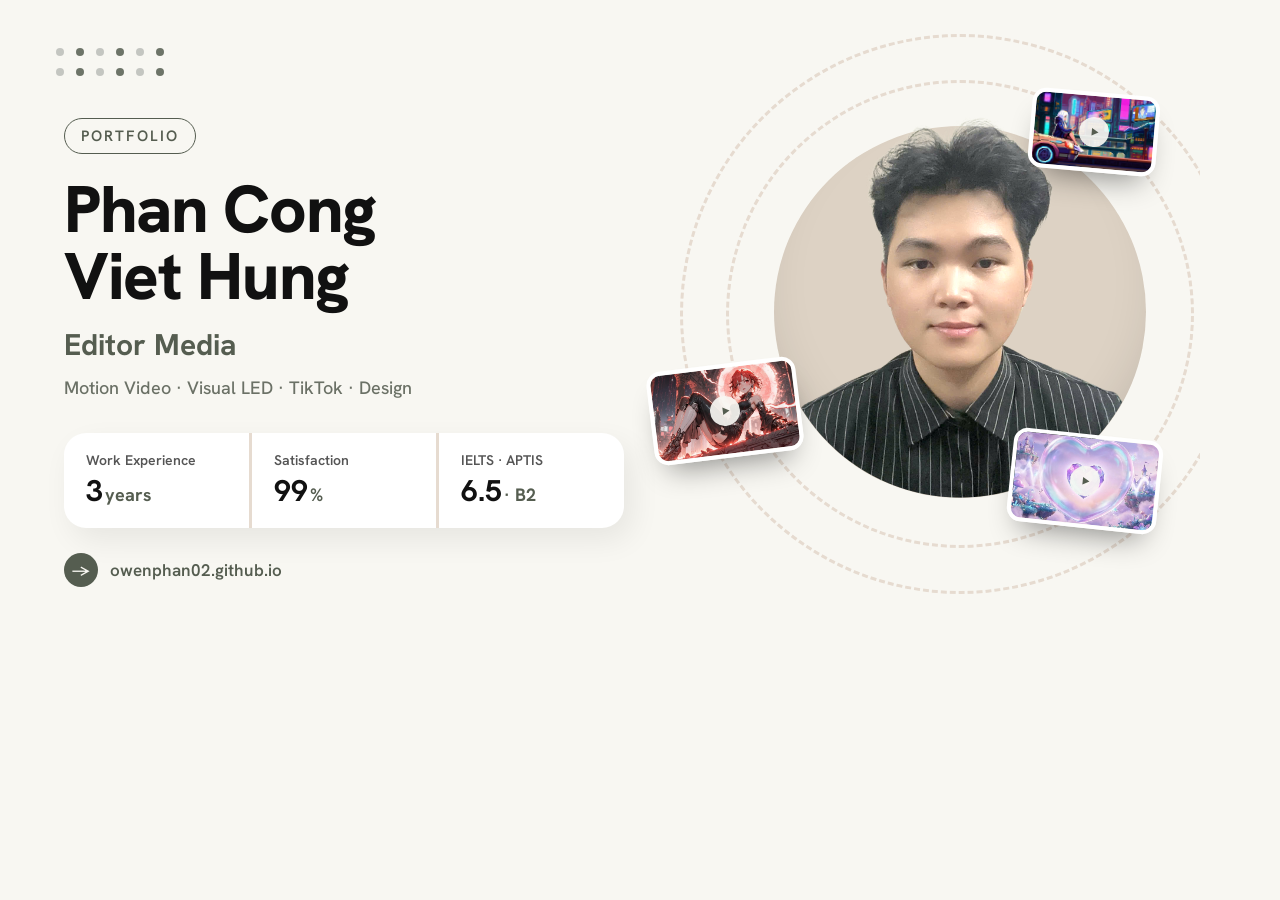
<file: Phan Công Việt Hùng/Portfolio/Thumb/Thumbnail.html>
<!doctype html><html><head><meta charset="utf-8">
<link href="https://fonts.googleapis.com/css2?family=Hanken+Grotesk:ital,wght@0,500;0,600;0,700;0,800;1,500&display=swap" rel="stylesheet">
<style>
*{margin:0;padding:0;box-sizing:border-box}
:root{--bg:#f8f7f2;--green:#555d50;--beige:#ddd2c4;--line:#e6dbd0}
html,body{width:1200px;height:627px;overflow:hidden;background:var(--bg);font-family:"Hanken Grotesk",sans-serif;color:#111}
.wrap{position:relative;width:1200px;height:627px}
.dots{position:absolute;left:56px;top:48px;display:grid;grid-template-columns:repeat(6,8px);gap:12px}
.dots i{width:8px;height:8px;border-radius:50%;background:var(--green);opacity:.85}
.dots i:nth-child(odd){background:#bbbdb8}
.left{position:absolute;left:64px;top:118px;width:600px}
.tag{display:inline-block;padding:7px 16px;border:1.5px solid var(--green);border-radius:999px;font-weight:600;font-size:15px;letter-spacing:.14em;text-transform:uppercase;color:var(--green)}
h1{margin-top:22px;font-size:66px;line-height:1.02;font-weight:800;letter-spacing:-.02em}
.role{margin-top:14px;font-size:30px;font-weight:700;color:var(--green)}
.tools{margin-top:12px;font-size:18px;font-weight:500;color:#6b7166}
.stats{margin-top:34px;display:flex;background:#fff;border-radius:22px;box-shadow:8px 12px 30px rgba(0,0,0,.07);width:560px}
.st{flex:1;padding:18px 22px}
.st+.st{border-left:3px solid var(--line)}
.st small{display:block;font-size:14px;font-weight:600;color:#555}
.st b{display:block;margin-top:2px;font-size:30px;font-weight:700}
.st b em{font-style:normal;font-size:18px;color:var(--green);margin-left:2px}
.url{position:absolute;left:64px;bottom:40px;display:flex;align-items:center;gap:12px;font-size:17px;font-weight:600;color:var(--green)}
.url span{display:inline-grid;place-items:center;width:34px;height:34px;border-radius:50%;background:var(--green);color:var(--bg);font-size:16px}
.visual{position:absolute;right:-40px;top:50%;width:560px;height:560px;transform:translateY(-50%)}
.ring{position:absolute;border-radius:50%;border:3px dashed var(--line)}
.r1{inset:0}.r2{inset:46px}
.core{position:absolute;left:88px;top:40px;width:384px;height:384px}
.disc{position:absolute;left:6px;top:52px;width:372px;height:372px;border-radius:50%;background:var(--beige);box-shadow:inset 0 -30px 60px -30px rgba(0,0,0,.2)}
.av{position:absolute;left:0;top:0;width:384px;height:424px;
 -webkit-mask:radial-gradient(circle 186px at 192px 238px,#000 99.5%,transparent 100%),linear-gradient(#000,#000) top/100% 238px no-repeat}
.av img{width:100%;height:100%;object-fit:cover;object-position:50% 0;filter:brightness(1.16) saturate(.88) contrast(1.03)}
.core{isolation:auto}
.film{position:absolute;display:flex;gap:10px}
.card{width:150px;aspect-ratio:16/10;border-radius:14px;overflow:hidden;box-shadow:0 18px 30px -14px rgba(0,0,0,.45);border:4px solid #fff;position:relative}
.card img{width:100%;height:100%;object-fit:cover;display:block}
.card::after{content:"";position:absolute;left:50%;top:50%;width:30px;height:30px;transform:translate(-50%,-50%);border-radius:50%;background:rgba(248,247,242,.92) url("data:image/svg+xml,%3Csvg xmlns='http://www.w3.org/2000/svg' viewBox='0 0 24 24'%3E%3Cpath d='M9 7l9 5-9 5z' fill='%23555d50'/%3E%3C/svg%3E") center/18px no-repeat}
.c1{left:-30px;top:330px;transform:rotate(-7deg)}
.c2{left:330px;top:400px;transform:rotate(6deg)}
.c3{left:350px;top:58px;transform:rotate(5deg)}
.c3 .card{width:128px}
</style></head><body><div class="wrap">
<div class="dots"><i></i><i></i><i></i><i></i><i></i><i></i><i></i><i></i><i></i><i></i><i></i><i></i></div>
<div class="left">
  <div class="tag">Portfolio</div>
  <h1>Phan Cong<br>Viet Hung</h1>
  <div class="role">Editor Media</div>
  <div class="tools">Motion Video · Visual LED · TikTok · Design</div>
  <div class="stats">
    <div class="st"><small>Work Experience</small><b>3<em>years</em></b></div>
    <div class="st"><small>Satisfaction</small><b>99<em>%</em></b></div>
    <div class="st"><small>IELTS · APTIS</small><b>6.5<em>· B2</em></b></div>
  </div>
</div>
<div class="url"><span>→</span>owenphan02.github.io</div>
<div class="visual">
  <div class="ring r1"></div><div class="ring r2"></div>
  <div class="core"><div class="disc"></div><div class="av"><img src="../assets/avatar.png"></div></div>
  <div class="film c1"><div class="card"><img src="../assets/thumbs/mv-character-1.jpg"></div></div>
  <div class="film c2"><div class="card"><img src="../assets/thumbs/led-1.jpg"></div></div>
  <div class="film c3"><div class="card"><img src="../assets/thumbs/mv-pixel-art-1.jpg"></div></div>
</div>
</div></body></html>
</file>
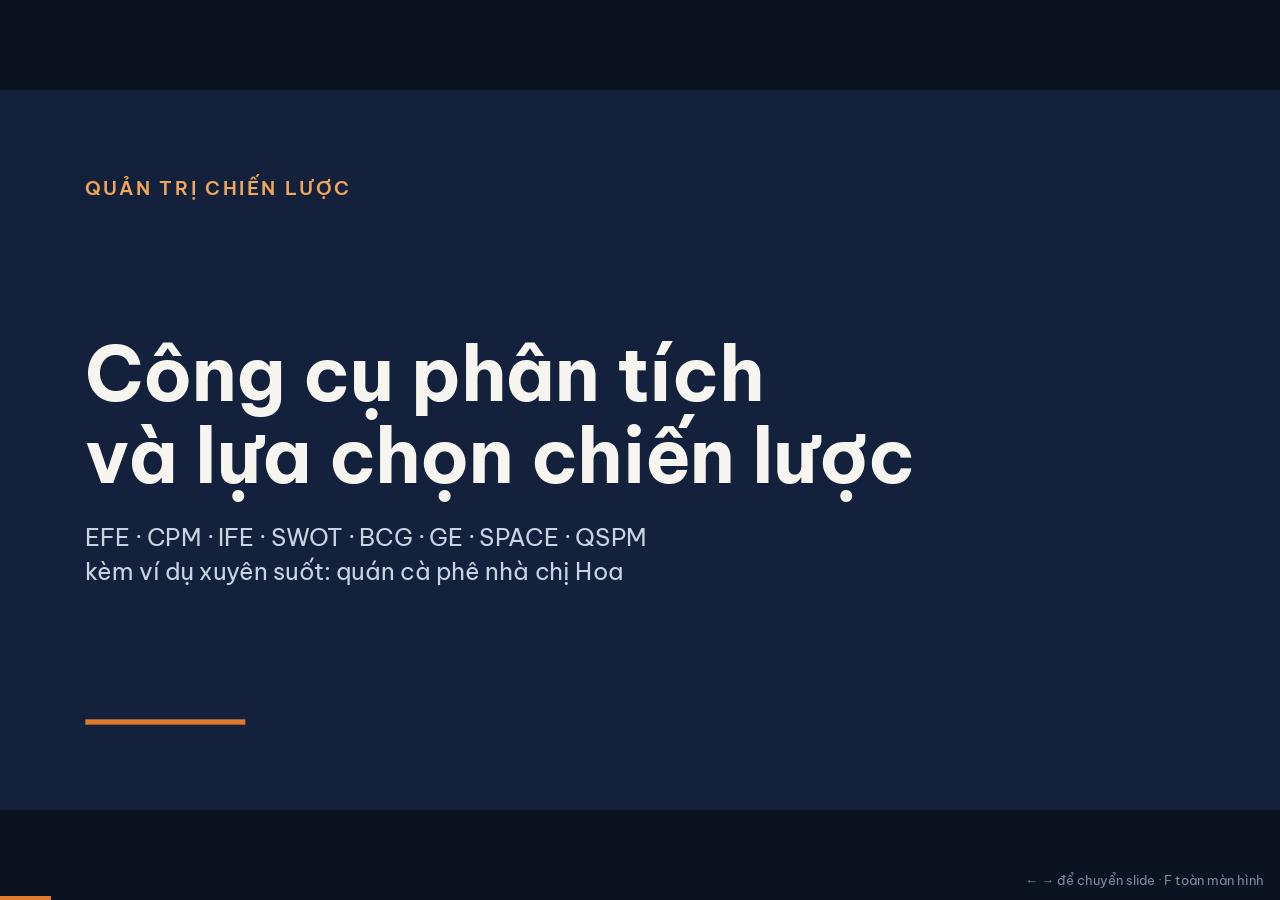
<file: Phan Công Việt Hùng/Thạc sĩ NEU/Quản trị chiến lược/slide-quan-tri-chien-luoc.html>
<!doctype html>
<html lang="vi">
<head>
<meta charset="utf-8">
<meta name="viewport" content="width=device-width, initial-scale=1">
<title>Quản trị chiến lược — Công cụ phân tích</title>
<link rel="preconnect" href="https://fonts.googleapis.com">
<link href="https://fonts.googleapis.com/css2?family=Be+Vietnam+Pro:ital,wght@0,400;0,600;0,700;1,400&display=swap" rel="stylesheet">
<style>
:root{
  --navy:#14213D; --paper:#F7F5EF; --paper2:#EEF2F7; --card:#FFFDF8; --line:#E4DFD3;
  --orange:#C2410C; --orange-l:#F2A65A; --orange-bg:#FCE7D6; --orange-bg2:#F6C9A4;
  --blue:#2F6FB3; --blue-bg:#DCE7F5; --blue-bg2:#AFC8E8;
  --green:#CFE6D6; --yellow:#F6E3A1; --red:#EDC2BC;
  --soft:#4A5568; --muted:#6B7280;
}
*{margin:0;padding:0;box-sizing:border-box}
html,body{height:100%;background:#0B1220;overflow:hidden}
body{font-family:'Be Vietnam Pro',Arial,sans-serif}
#viewport{position:fixed;inset:0;display:flex;align-items:center;justify-content:center}
#deck{width:1920px;height:1080px;position:relative;transform-origin:center center;flex:none}
.slide{position:absolute;inset:0;width:1920px;height:1080px;padding:128px 128px 160px;display:flex;flex-direction:column;gap:36px;background:var(--paper);color:var(--navy);overflow:hidden}
/* chuyển slide: trượt + mờ dần, theo hướng tiến/lùi */
.slide{opacity:0;visibility:hidden;transform:translateX(80px) scale(.985);
  transition:opacity .55s ease, transform .7s cubic-bezier(.22,.61,.36,1), visibility 0s linear .7s}
.slide.before{transform:translateX(-80px) scale(.985)}
.slide.active{opacity:1;visibility:visible;transform:none;
  transition:opacity .55s ease, transform .7s cubic-bezier(.22,.61,.36,1), visibility 0s}
/* phần tử bên trong hiện lần lượt */
.slide.active .anim{animation:rise .65s cubic-bezier(.22,.61,.36,1) both;
  animation-delay:calc(var(--d,0) * 65ms + 180ms)}
.slide.active svg.arrow.anim{animation-name:grow}
@keyframes rise{from{opacity:0;transform:translateY(28px)}to{opacity:1;transform:none}}
@keyframes grow{from{opacity:0;transform:translateX(-16px) scaleX(.4)}to{opacity:1;transform:none}}
@media (prefers-reduced-motion: reduce){
  .slide,.slide.before{transform:none}
  .slide,.slide.active{transition:opacity .2s ease, visibility 0s}
  .slide.active .anim{animation:none}
}
.slide.alt{background:var(--paper2)}
.slide.dark{background:var(--navy);color:var(--paper);padding:128px}
.slide.accent{background:#E07A2E;color:var(--navy);padding:128px}
.slide aside{display:none}
.head{display:flex;flex-direction:column;gap:8px}
.eyebrow{font-size:24px;font-weight:600;letter-spacing:3px;text-transform:uppercase;color:var(--orange)}
h1{font-size:112px;font-weight:700;line-height:1.1}
h2{font-size:64px;font-weight:700;line-height:1.15}
h3{font-size:36px;font-weight:700;line-height:1.2}
p{font-size:28px;line-height:1.4}
.lead{color:var(--soft)}
.small{font-size:24px}
.s26{font-size:26px}
.soft{color:var(--soft)}
.foot{position:absolute;left:128px;right:128px;bottom:64px;font-size:24px;color:var(--muted);display:flex;justify-content:space-between}
.dark .foot{color:#9AA7BD}
.row{display:flex;gap:24px}
.col{display:flex;flex-direction:column;gap:16px}
.f1{flex:1}
.card{background:var(--card);border:1px solid var(--line);border-radius:20px;padding:36px;display:flex;flex-direction:column;gap:14px}
.alt .card{background:#FBFCFE;border-color:#D9E0EA}
.callout{background:var(--orange-bg);border-radius:16px;padding:20px 28px}
.callout p{font-size:26px}
.callout.dark{background:var(--navy);color:var(--paper)}
.callout.dark b{color:var(--orange-l)}
.pill{display:inline-block;font-size:26px;font-weight:600;background:var(--navy);color:var(--paper);padding:8px 20px;border-radius:999px}
.pills{display:flex;flex-wrap:wrap;gap:12px}
.steps{display:flex;flex-direction:column;gap:20px}
.step{display:flex;gap:24px;align-items:flex-start}
.step .n{width:56px;flex:none;font-size:32px;font-weight:700;color:var(--orange)}
.big{font-size:72px;font-weight:700;line-height:1}
table.t{width:100%;border-collapse:collapse;font-size:27px;color:var(--navy)}
table.t th{background:var(--navy);color:var(--paper);text-align:left;font-weight:600;padding:14px 20px}
table.t td{padding:12px 20px;border-bottom:1px solid var(--line);background:var(--card)}
.alt table.t td{background:#FBFCFE;border-color:#D9E0EA}
table.t tr:nth-child(odd) td{background:#F2EEE5}
.alt table.t tr:nth-child(odd) td{background:#E6EBF2}
table.t td.num, table.t th.num{text-align:right;font-variant-numeric:tabular-nums}
table.t tr.total td{background:#E4DFD3;font-weight:700}
.alt table.t tr.total td{background:#D3DCE8}
table.t tr.hl td{background:var(--orange-bg)}
table.t.compact{font-size:24px}
table.t.compact td,table.t.compact th{padding:10px 18px}
.arrow{align-self:center;flex:none}
/* matrices */
.mx{display:grid;gap:12px}
.mx .lab{font-size:24px;font-weight:600;color:var(--soft);display:flex;align-items:center;justify-content:center;text-align:center}
.mx .cell{border-radius:16px;padding:24px 28px;display:flex;flex-direction:column;gap:8px}
.mx .cell h3{font-size:34px}
.mx .cell p{font-size:24px;line-height:1.35}
.ge .cell{padding:18px 22px;min-height:132px;justify-content:center}
.ge .cell p{font-size:24px;font-weight:600}
.g{background:var(--green)} .y{background:var(--yellow)} .r{background:var(--red)}
.tag{font-size:24px;font-weight:600;color:var(--orange)}
.chip{border-radius:16px;padding:26px;display:flex;flex-direction:column;gap:8px;flex:1}
.chip p{font-size:26px;line-height:1.3}
#progress{position:fixed;left:0;bottom:0;height:4px;background:#E07A2E;transition:width .2s}
#hint{position:fixed;right:16px;bottom:12px;color:#7D8AA3;font:13px 'Be Vietnam Pro',Arial,sans-serif}
@media print{
  html,body{overflow:visible;background:#fff}
  #viewport{position:static;display:block}
  #deck{transform:none!important;width:auto;height:auto}
  .slide{position:relative;display:flex!important;page-break-after:always;break-after:page;opacity:1!important;visibility:visible!important;transform:none!important;transition:none!important}
  .anim{animation:none!important}
  #progress,#hint{display:none}
  @page{size:1920px 1080px;margin:0}
}
</style>
</head>
<body>
<div id="viewport"><div id="deck">

<!-- 1 COVER -->
<section class="slide dark" style="justify-content:space-between">
  <p style="font-size:28px;font-weight:600;letter-spacing:4px;text-transform:uppercase;color:var(--orange-l)">Quản trị chiến lược</p>
  <div class="col" style="gap:36px">
    <h1>Công cụ phân tích<br>và lựa chọn chiến lược</h1>
    <p style="font-size:36px;color:#C9D3E3">EFE · CPM · IFE · SWOT · BCG · GE · SPACE · QSPM<br>kèm ví dụ xuyên suốt: quán cà phê nhà chị Hoa</p>
  </div>
  <div style="width:240px;height:8px;background:#E07A2E"></div>
</section>

<!-- 2 ROADMAP -->
<section class="slide" style="justify-content:space-between">
  <div class="head"><p class="eyebrow">Bức tranh chung</p><h2>Ba giai đoạn hình thành chiến lược</h2></div>
  <div class="row" style="align-items:stretch">
    <div class="card f1" style="padding:48px;gap:20px">
      <p class="big" style="color:var(--orange)">1</p><h3 style="font-size:40px">Nhập dữ liệu</h3>
      <p class="soft">Tóm tắt, lượng hóa thông tin trong và ngoài doanh nghiệp</p>
      <div class="f1"></div><div class="pills"><span class="pill">EFE</span><span class="pill">CPM</span><span class="pill">IFE</span></div>
    </div>
    <svg class="arrow" width="64" height="32" viewBox="0 0 64 32"><path d="M0 10h38V0l26 16-26 16V22H0z" fill="#C2410C"/></svg>
    <div class="card f1" style="padding:48px;gap:20px">
      <p class="big" style="color:var(--orange)">2</p><h3 style="font-size:40px">Kết hợp</h3>
      <p class="soft">Ghép yếu tố bên trong với bên ngoài để sinh ra các phương án</p>
      <div class="f1"></div><div class="pills"><span class="pill">SWOT</span><span class="pill">SPACE</span><span class="pill">BCG</span><span class="pill">GE</span></div>
    </div>
    <svg class="arrow" width="64" height="32" viewBox="0 0 64 32"><path d="M0 10h38V0l26 16-26 16V22H0z" fill="#C2410C"/></svg>
    <div class="card f1" style="padding:48px;gap:20px">
      <p class="big" style="color:var(--orange)">3</p><h3 style="font-size:40px">Quyết định</h3>
      <p class="soft">Chấm điểm các phương án để chọn ra phương án hấp dẫn nhất</p>
      <div class="f1"></div><div class="pills"><span class="pill">QSPM</span></div>
    </div>
  </div>
  <p class="soft" style="font-size:30px">Đầu ra của ma trận trước là <b>đầu vào</b> của ma trận sau.</p>
  <div class="foot"><span>Quản trị chiến lược · Tổng quan</span><span class="pg"></span></div>
</section>

<!-- 3 EFE -->
<section class="slide">
  <div class="head"><p class="eyebrow">Nhập dữ liệu · Môi trường bên ngoài</p><h2>Ma trận EFE: cấu trúc 4 cột</h2></div>
  <p class="lead">Lượng hóa cơ hội, nguy cơ bên ngoài và đo xem doanh nghiệp <b>phản ứng tốt đến đâu</b>.</p>
  <table class="t">
    <tr><th style="width:26%">Cột</th><th style="width:40%">Nội dung</th><th style="width:34%">Cách chấm</th></tr>
    <tr><td>(1) Yếu tố bên ngoài</td><td>Cơ hội và nguy cơ, thường 10–20 yếu tố</td><td>—</td></tr>
    <tr><td>(2) Mức độ quan trọng</td><td>Tầm quan trọng với thành công <b>trong ngành</b></td><td>0 → 1, tổng cột = 1</td></tr>
    <tr><td>(3) Phân loại</td><td>Mức <b>doanh nghiệp phản ứng</b> với yếu tố</td><td>1 ít · 2 trung bình · 3 khá · 4 tốt</td></tr>
    <tr><td>(4) Điểm quan trọng</td><td>(2) × (3)</td><td>Cộng lại, tổng từ 1 đến 4</td></tr>
  </table>
  <div class="callout"><p><b>Dễ nhầm:</b> cột (2) chấm theo <b>ngành</b>, giống nhau cho mọi đối thủ; cột (3) chấm theo <b>doanh nghiệp</b>.</p></div>
  <div class="foot"><span>Quản trị chiến lược · Nhập dữ liệu · EFE</span><span class="pg"></span></div>
</section>

<!-- 4 EFE STEPS -->
<section class="slide" style="gap:44px">
  <div class="head"><p class="eyebrow">Nhập dữ liệu · Môi trường bên ngoài</p><h2>EFE: 5 bước và cách đọc kết quả</h2></div>
  <div class="row" style="gap:48px">
    <div class="steps f1" style="gap:24px">
      <div class="step"><span class="n">1</span><p><b>Liệt kê</b> 10–20 yếu tố từ PEST và 5 lực lượng; cơ hội trước, nguy cơ sau</p></div>
      <div class="step"><span class="n">2</span><p><b>Gán trọng số</b> 0 → 1 theo ảnh hưởng tới thành công trong ngành; tổng = 1</p></div>
      <div class="step"><span class="n">3</span><p><b>Chấm phân loại</b> 1–4 theo mức doanh nghiệp đang phản ứng</p></div>
      <div class="step"><span class="n">4</span><p><b>Nhân</b> trọng số × phân loại → điểm quan trọng</p></div>
      <div class="step"><span class="n">5</span><p><b>Cộng</b> lại → tổng từ 1 đến 4, so với mốc 2,5</p></div>
    </div>
    <div class="card" style="width:620px;flex:none;gap:20px">
      <h3>Đọc tổng điểm</h3>
      <div class="row" style="align-items:center"><p style="width:130px;font-size:44px;font-weight:700;color:var(--blue)">4</p><p class="s26">Phản ứng rất tốt với môi trường</p></div>
      <div class="row" style="align-items:center"><p style="width:130px;font-size:44px;font-weight:700">2,5</p><p class="s26">Mức trung bình</p></div>
      <div class="row" style="align-items:center"><p style="width:130px;font-size:44px;font-weight:700;color:var(--orange)">&lt; 2,5</p><p class="s26 f1">Chưa tận dụng cơ hội, chưa né được nguy cơ</p></div>
      <div class="row" style="align-items:center"><p style="width:130px;font-size:44px;font-weight:700;color:var(--orange)">1</p><p class="s26">Gần như không phản ứng</p></div>
    </div>
  </div>
  <div class="foot"><span>Quản trị chiến lược · Nhập dữ liệu · EFE</span><span class="pg"></span></div>
</section>

<!-- 5 CPM -->
<section class="slide" style="gap:44px">
  <div class="head"><p class="eyebrow">Nhập dữ liệu · So với đối thủ</p><h2>CPM: ma trận hình ảnh cạnh tranh</h2></div>
  <div class="row" style="gap:48px">
    <div class="steps f1">
      <div class="step"><span class="n">1</span><p><b>Chọn 2–4 đối thủ</b> chính: dẫn đầu, trực tiếp, mới nổi</p></div>
      <div class="step"><span class="n">2</span><p><b>Liệt kê yếu tố thành công</b> then chốt: giá, chất lượng, thương hiệu, kênh…</p></div>
      <div class="step"><span class="n">3</span><p><b>Gán trọng số</b> 0 → 1, tổng = 1, dùng chung cho mọi doanh nghiệp</p></div>
      <div class="step"><span class="n">4</span><p><b>Chấm 1–4</b> cho từng doanh nghiệp ở từng yếu tố</p></div>
      <div class="step"><span class="n">5</span><p><b>Nhân</b> trọng số × điểm cho từng ô</p></div>
      <div class="step"><span class="n">6</span><p><b>Cộng theo cột</b>, so tổng và so từng dòng</p></div>
    </div>
    <div class="card" style="width:640px;flex:none;gap:20px">
      <h3>Khác EFE ở đâu?</h3>
      <table class="t" style="font-size:25px">
        <tr><th style="width:50%">EFE</th><th>CPM</th></tr>
        <tr><td>Một doanh nghiệp</td><td>Nhiều doanh nghiệp cạnh nhau</td></tr>
        <tr><td>Chỉ yếu tố bên ngoài</td><td>Cả bên trong lẫn bên ngoài</td></tr>
      </table>
      <div class="f1"></div>
      <p class="s26 soft">Tổng cao nhất là đối thủ mạnh nhất; so từng dòng để thấy mạnh, yếu tương đối.</p>
    </div>
  </div>
  <div class="foot"><span>Quản trị chiến lược · Nhập dữ liệu · CPM</span><span class="pg"></span></div>
</section>

<!-- 6 IFE -->
<section class="slide">
  <div class="head"><p class="eyebrow">Nhập dữ liệu · Môi trường bên trong</p><h2>Ma trận IFE: điểm mạnh, điểm yếu</h2></div>
  <p class="lead">Cùng 4 cột như EFE, nhưng liệt kê yếu tố nội bộ theo từng bộ phận chức năng hoặc chuỗi giá trị.</p>
  <div class="col" style="gap:12px">
    <p class="small soft" style="font-weight:600">Cột (3) — phân loại</p>
    <div class="row" style="gap:16px">
      <div class="chip" style="background:var(--orange-bg2)"><p class="big" style="font-size:56px">1</p><p>Điểm yếu lớn nhất</p></div>
      <div class="chip" style="background:var(--orange-bg)"><p class="big" style="font-size:56px">2</p><p>Điểm yếu nhỏ nhất</p></div>
      <div class="chip" style="background:var(--blue-bg)"><p class="big" style="font-size:56px">3</p><p>Điểm mạnh nhỏ nhất</p></div>
      <div class="chip" style="background:var(--blue-bg2)"><p class="big" style="font-size:56px">4</p><p>Điểm mạnh lớn nhất</p></div>
    </div>
  </div>
  <div class="row">
    <div class="card f1"><h3 style="font-size:32px">Khác EFE ở cột (3)</h3><p class="s26 soft">EFE chấm <i>mức phản ứng</i>; IFE chấm <i>mạnh hay yếu</i>: 1–2 luôn là điểm yếu, 3–4 luôn là điểm mạnh.</p></div>
    <div class="card f1"><h3 style="font-size:32px">Đọc tổng điểm</h3><p class="s26 soft"><b>&gt; 2,5</b> nội bộ mạnh · <b>= 2,5</b> trung bình · <b>&lt; 2,5</b> nội bộ yếu</p></div>
  </div>
  <div class="foot"><span>Quản trị chiến lược · Nhập dữ liệu · IFE</span><span class="pg"></span></div>
</section>

<!-- 7 SWOT -->
<section class="slide" style="gap:32px">
  <div class="head"><p class="eyebrow">Kết hợp · Sinh phương án</p><h2>SWOT: cốt lõi là 4 ô kết hợp</h2></div>
  <div class="mx" style="grid-template-columns:220px 1fr 1fr;gap:16px">
    <div></div>
    <div class="col" style="gap:4px;padding:4px 28px"><p style="font-size:32px;font-weight:700;color:var(--blue)">S — Điểm mạnh</p><p class="small soft">S1, S2… lấy từ IFE</p></div>
    <div class="col" style="gap:4px;padding:4px 28px"><p style="font-size:32px;font-weight:700;color:var(--blue)">W — Điểm yếu</p><p class="small soft">W1, W2… lấy từ IFE</p></div>
    <div class="col" style="gap:4px;justify-content:center"><p style="font-size:32px;font-weight:700;color:var(--orange)">O — Cơ hội</p><p class="small soft">từ EFE</p></div>
    <div class="cell" style="background:var(--blue-bg)"><div class="row" style="justify-content:space-between;align-items:center"><h3 style="font-size:40px">SO</h3><p class="small" style="font-weight:600">Tấn công, tăng trưởng</p></div><p style="font-size:28px">Dùng điểm mạnh để khai thác cơ hội</p></div>
    <div class="cell card" style="padding:24px 28px"><div class="row" style="justify-content:space-between;align-items:center"><h3 style="font-size:40px">WO</h3><p class="small" style="font-weight:600">Cải thiện</p></div><p style="font-size:28px">Tận dụng cơ hội để khắc phục điểm yếu</p></div>
    <div class="col" style="gap:4px;justify-content:center"><p style="font-size:32px;font-weight:700;color:var(--orange)">T — Nguy cơ</p><p class="small soft">từ EFE</p></div>
    <div class="cell card" style="padding:24px 28px"><div class="row" style="justify-content:space-between;align-items:center"><h3 style="font-size:40px">ST</h3><p class="small" style="font-weight:600">Đối phó</p></div><p style="font-size:28px">Dùng điểm mạnh để giảm tác động của nguy cơ</p></div>
    <div class="cell" style="background:var(--orange-bg)"><div class="row" style="justify-content:space-between;align-items:center"><h3 style="font-size:40px">WT</h3><p class="small" style="font-weight:600">Phòng thủ</p></div><p style="font-size:28px">Khắc phục điểm yếu, giảm hoặc né nguy cơ</p></div>
  </div>
  <div class="callout dark"><p><b>Lỗi hay gặp:</b> dừng ở 4 danh sách. Mỗi chiến lược phải ghi rõ ghép từ đâu, ví dụ “S1 + O2”.</p></div>
  <div class="foot"><span>Quản trị chiến lược · Kết hợp · SWOT</span><span class="pg"></span></div>
</section>

<!-- 8 BCG -->
<section class="slide" style="gap:32px">
  <div class="head"><p class="eyebrow">Kết hợp · Danh mục SBU</p><h2>Ma trận BCG: tăng trưởng — thị phần</h2></div>
  <div class="row" style="gap:48px;flex:1">
    <div class="col" style="width:1000px;flex:none;gap:12px">
      <p class="small soft" style="font-weight:600">↑ Tốc độ tăng trưởng thị trường (mốc 10%)</p>
      <div class="mx f1" style="grid-template-columns:90px 1fr 1fr;grid-template-rows:1fr 1fr auto">
        <div class="lab">Cao</div>
        <div class="cell" style="background:var(--orange-bg)"><h3>⭐ Ngôi sao</h3><p>Dẫn đầu nhưng vẫn tốn tiền giữ vị thế → <b>đầu tư để duy trì, tăng trưởng</b></p></div>
        <div class="cell" style="background:#EFEBE2"><h3>❓ Dấu hỏi</h3><p>Cần nhiều tiền, chưa chắc thắng → <b>đầu tư mạnh hoặc rút lui</b></p></div>
        <div class="lab">Thấp</div>
        <div class="cell" style="background:var(--blue-bg)"><h3>🐄 Bò sữa</h3><p>Bão hòa, tạo nhiều tiền → <b>duy trì, “vắt sữa”</b> nuôi mảng khác</p></div>
        <div class="cell" style="background:#E2DDD2"><h3>🐕 Chó ghẻ</h3><p>Tạo ít tiền, ít triển vọng → <b>thu hoạch, thoái vốn</b></p></div>
        <div></div><div class="lab">Thị phần cao</div><div class="lab">Thị phần thấp</div>
      </div>
      <p class="small soft" style="font-weight:600;text-align:center;padding-left:90px">← Thị phần tương đối (mốc 1, trục đảo chiều)</p>
    </div>
    <div class="col f1" style="gap:28px">
      <div class="col" style="gap:8px"><h3 style="font-size:30px">Dùng khi nào</h3><p class="s26 soft">Doanh nghiệp có từ 2 SBU hoặc dòng sản phẩm trở lên, cần phân bổ vốn.</p></div>
      <div class="col" style="gap:8px"><h3 style="font-size:30px">Thị phần tương đối</h3><p class="s26 soft">= thị phần SBU ÷ thị phần đối thủ lớn nhất. Cỡ vòng tròn = tỷ trọng doanh thu.</p></div>
      <div class="col" style="gap:8px"><h3 style="font-size:30px">Vòng đời</h3><p class="s26 soft">Dấu hỏi → Ngôi sao → Bò sữa → Chó ghẻ. Tiền đi ngược lại: Bò sữa nuôi Dấu hỏi và Ngôi sao.</p></div>
    </div>
  </div>
  <div class="foot"><span>Quản trị chiến lược · Kết hợp · BCG</span><span class="pg"></span></div>
</section>

<!-- 9 BCG CENTER -->
<section class="slide" style="gap:40px">
  <div class="head"><p class="eyebrow">Kết hợp · BCG</p><h2>SBU nằm đúng điểm giao 4 ô thì sao?</h2></div>
  <div class="row">
    <div class="card f1"><p class="tag">Bước 1</p><h3 style="font-size:32px">Đánh giá theo từng trục</h3><p class="s26 soft">So riêng thị phần với mốc 1 và tăng trưởng với mốc 10%, xem nghiêng về phía nào, rồi ghép lại.</p></div>
    <div class="card f1"><p class="tag">Bước 2</p><h3 style="font-size:32px">Tịnh tiến theo biên độ quá khứ</h3><p class="s26 soft">Kéo tiếp xu hướng các năm trước; chọn chiến lược theo ô <b>sắp tới</b>, không theo vị trí giữa.</p></div>
  </div>
  <div class="row" style="align-items:center;gap:16px">
    <div class="card f1" style="padding:24px 28px;gap:4px"><p class="small soft">Năm 1</p><p style="font-size:40px;font-weight:700">(0,6; 16%)</p></div>
    <svg class="arrow" width="40" height="24" viewBox="0 0 40 24"><path d="M0 8h24V0l16 12-16 12v-8H0z" fill="#C2410C"/></svg>
    <div class="card f1" style="padding:24px 28px;gap:4px"><p class="small soft">Năm 2</p><p style="font-size:40px;font-weight:700">(0,8; 13%)</p></div>
    <svg class="arrow" width="40" height="24" viewBox="0 0 40 24"><path d="M0 8h24V0l16 12-16 12v-8H0z" fill="#C2410C"/></svg>
    <div class="card f1" style="padding:24px 28px;gap:4px"><p class="small soft">Năm 3 · điểm giao</p><p style="font-size:40px;font-weight:700">(1,0; 10%)</p></div>
    <svg class="arrow" width="40" height="24" viewBox="0 0 40 24"><path d="M0 8h24V0l16 12-16 12v-8H0z" fill="#C2410C"/></svg>
    <div class="f1" style="background:var(--navy);color:var(--paper);border-radius:20px;padding:24px 28px;display:flex;flex-direction:column;gap:4px"><p class="small" style="color:var(--orange-l)">Dự báo năm sau</p><p style="font-size:40px;font-weight:700">(1,2; 7%)</p></div>
  </div>
  <p class="soft">Mỗi năm thị phần <b>+0,2</b>, tăng trưởng <b>−3 điểm %</b> → đang đi sang <b>Bò sữa</b>: chuẩn bị chuyển từ đầu tư sang duy trì, thu tiền.</p>
  <div class="foot"><span>Quản trị chiến lược · Kết hợp · BCG</span><span class="pg"></span></div>
</section>

<!-- 10 GE -->
<section class="slide" style="gap:32px">
  <div class="head"><p class="eyebrow">Kết hợp · Danh mục SBU</p><h2>Ma trận GE / McKinsey: 9 ô, 3 vùng</h2></div>
  <div class="row" style="gap:48px">
    <div class="col" style="width:1040px;flex:none;gap:12px">
      <div class="mx ge" style="grid-template-columns:120px 1fr 1fr 1fr">
        <div></div><div class="lab">Mạnh</div><div class="lab">Trung bình</div><div class="lab">Yếu</div>
        <div class="lab">Cao</div><div class="cell g"><p>Củng cố và bảo vệ vị thế</p></div><div class="cell g"><p>Đầu tư để tăng trưởng</p></div><div class="cell y"><p>Đầu tư chọn lọc để tăng trưởng</p></div>
        <div class="lab">Trung bình</div><div class="cell g"><p>Đầu tư chọn lọc để tăng trưởng</p></div><div class="cell y"><p>Đầu tư lựa chọn / thu hoạch</p></div><div class="cell r"><p>Mở rộng có giới hạn hoặc thu hoạch</p></div>
        <div class="lab">Thấp</div><div class="cell y"><p>Bảo vệ và tái xác định mục tiêu</p></div><div class="cell r"><p>Thu hoạch</p></div><div class="cell r"><p>Loại bỏ, thoái vốn</p></div>
      </div>
      <p class="small soft" style="padding-left:132px">↓ Hấp dẫn của ngành · → Năng lực cạnh tranh của SBU</p>
      <div class="row" style="gap:20px;padding-left:132px">
        <p class="small"><span style="display:inline-block;width:20px;height:20px;border-radius:4px;background:var(--green);vertical-align:-3px"></span> Xanh: đầu tư</p>
        <p class="small"><span style="display:inline-block;width:20px;height:20px;border-radius:4px;background:var(--yellow);vertical-align:-3px"></span> Vàng: chọn lọc</p>
        <p class="small"><span style="display:inline-block;width:20px;height:20px;border-radius:4px;background:var(--red);vertical-align:-3px"></span> Đỏ: thu hoạch</p>
      </div>
    </div>
    <div class="col f1" style="gap:24px">
      <div class="col" style="gap:8px"><h3 style="font-size:30px">Hai trục, nhiều yếu tố</h3><p class="s26 soft">Mỗi trục gộp nhiều yếu tố có trọng số (tổng = 1), chấm thang 1–5, nhân rồi cộng.</p></div>
      <div class="col" style="gap:8px"><h3 style="font-size:30px">Xếp mức</h3><p class="s26 soft">≥ 3,67 cao · 2,33–3,67 trung bình · &lt; 2,33 thấp</p></div>
      <div class="col" style="gap:8px"><h3 style="font-size:30px">So với BCG</h3><p class="s26 soft">Sát thực tế hơn, có vùng trung gian; nhưng tốn công và chủ quan hơn.</p></div>
    </div>
  </div>
  <div class="foot"><span>Quản trị chiến lược · Kết hợp · GE</span><span class="pg"></span></div>
</section>

<!-- 11 SPACE AXES -->
<section class="slide" style="gap:32px">
  <div class="head"><p class="eyebrow">Kết hợp · Vị thế chiến lược</p><h2>Ma trận SPACE: 4 phương diện</h2></div>
  <div class="mx" style="grid-template-columns:1fr 1fr;gap:24px">
    <div class="card"><h3>CA — Lợi thế cạnh tranh</h3><p class="tag">Trục X · bên trong · −1 → −6</p><p class="s26 soft">Thị phần, chất lượng, thương hiệu, lợi thế chi phí, năng lực khác biệt, phân phối</p></div>
    <div class="card"><h3>IS — Sức mạnh ngành</h3><p class="tag" style="color:var(--blue)">Trục X · bên ngoài · +1 → +6</p><p class="s26 soft">Tiềm năng tăng trưởng, sinh lời của ngành, quy mô thị trường, công nghệ, rào cản gia nhập</p></div>
    <div class="card"><h3>FS — Sức mạnh tài chính</h3><p class="tag" style="color:var(--blue)">Trục Y · bên trong · +1 → +6</p><p class="s26 soft">Khả năng sinh lời, dòng tiền, thanh khoản, huy động vốn, cơ cấu vốn</p></div>
    <div class="card"><h3>ES — Ổn định môi trường</h3><p class="tag">Trục Y · bên ngoài · −1 → −6</p><p class="s26 soft">Lạm phát, lãi suất, biến động công nghệ, cạnh tranh, rủi ro chính trị, nhu cầu</p></div>
  </div>
  <div class="row">
    <div class="callout dark f1"><p style="font-size:32px;font-weight:700">X = IS + CA &nbsp;·&nbsp; Y = FS + ES</p></div>
    <div class="callout f1"><p><b>Dễ chấm ngược:</b> với CA và ES, càng gần <b>−1</b> càng tốt.</p></div>
  </div>
  <div class="foot"><span>Quản trị chiến lược · Kết hợp · SPACE</span><span class="pg"></span></div>
</section>

<!-- 12 SPACE QUADRANTS -->
<section class="slide" style="gap:32px">
  <div class="head"><p class="eyebrow">Kết hợp · Vị thế chiến lược</p><h2>SPACE: đọc kết quả theo góc phần tư</h2></div>
  <div class="row" style="gap:40px">
    <div class="mx" style="width:1060px;flex:none;grid-template-columns:1fr 1fr">
      <div class="cell" style="background:#EFEBE2"><h3>IV. Thận trọng</h3><p class="soft">X &lt; 0, Y &gt; 0 · có tiền, lợi thế yếu</p><p>Tập trung cốt lõi, nâng hiệu quả, kiểm soát chi phí</p></div>
      <div class="cell" style="background:var(--blue-bg)"><h3>I. Tấn công</h3><p class="soft">X &gt; 0, Y &gt; 0 · ngành hấp dẫn, tài chính mạnh</p><p>Mở rộng thị trường, phát triển sản phẩm, đa dạng hóa, hội nhập</p></div>
      <div class="cell" style="background:#E2DDD2"><h3>III. Phòng thủ</h3><p class="soft">X &lt; 0, Y &lt; 0 · yếu cả trong lẫn ngoài</p><p>Thu hẹp, cắt giảm chi phí, tái cơ cấu, rút lui</p></div>
      <div class="cell" style="background:var(--orange-bg)"><h3>II. Cạnh tranh</h3><p class="soft">X &gt; 0, Y &lt; 0 · ngành tốt, môi trường bất ổn</p><p>Tăng lợi thế, khác biệt hóa, giảm chi phí, liên minh</p></div>
    </div>
    <div class="card f1" style="gap:18px">
      <h3 style="font-size:32px">Ví dụ trên lớp</h3>
      <div class="mx" style="grid-template-columns:1fr 1fr;gap:12px">
        <p style="font-size:30px"><b>FS</b> +5</p><p style="font-size:30px"><b>CA</b> −2</p>
        <p style="font-size:30px"><b>IS</b> +4</p><p style="font-size:30px"><b>ES</b> −3</p>
      </div>
      <p class="s26 soft">X = 4 + (−2) = <b>2</b><br>Y = 5 + (−3) = <b>2</b></p>
      <div class="f1"></div>
      <p class="pill" style="align-self:flex-start;background:var(--blue)">(2; 2) → Tấn công</p>
    </div>
  </div>
  <div class="foot"><span>Quản trị chiến lược · Kết hợp · SPACE</span><span class="pg"></span></div>
</section>

<!-- 13 QSPM -->
<section class="slide" style="gap:44px">
  <div class="head"><p class="eyebrow">Quyết định · Chọn phương án</p><h2>QSPM: chấm điểm để chọn</h2></div>
  <div class="row" style="gap:48px">
    <div class="steps f1" style="gap:24px">
      <div class="step"><span class="n">1</span><p>Liệt kê yếu tố từ <b>EFE và IFE</b>, giữ nguyên trọng số</p></div>
      <div class="step"><span class="n">2</span><p>Chọn các phương án <b>thay thế nhau</b>, chỉ chọn được một</p></div>
      <div class="step"><span class="n">3</span><p>Chấm <b>điểm hấp dẫn (AS)</b> 1–4 cho từng phương án; yếu tố không ảnh hưởng thì bỏ trống</p></div>
      <div class="step"><span class="n">4</span><p><b>TAS</b> = trọng số × AS</p></div>
      <div class="step"><span class="n">5</span><p>Cộng TAS → phương án có <b>tổng cao nhất</b> được chọn</p></div>
    </div>
    <div class="card" style="width:600px;flex:none;gap:18px">
      <h3>Thang điểm AS</h3>
      <div class="row" style="align-items:center"><p style="width:60px;font-size:44px;font-weight:700;color:var(--orange)">1</p><p class="s26">Không hấp dẫn</p></div>
      <div class="row" style="align-items:center"><p style="width:60px;font-size:44px;font-weight:700;color:var(--orange)">2</p><p class="s26">Ít hấp dẫn</p></div>
      <div class="row" style="align-items:center"><p style="width:60px;font-size:44px;font-weight:700;color:var(--blue)">3</p><p class="s26">Khá hấp dẫn</p></div>
      <div class="row" style="align-items:center"><p style="width:60px;font-size:44px;font-weight:700;color:var(--blue)">4</p><p class="s26">Rất hấp dẫn</p></div>
    </div>
  </div>
  <div class="foot"><span>Quản trị chiến lược · Quyết định · QSPM</span><span class="pg"></span></div>
</section>

<!-- 14 TOOLS COMPARE -->
<section class="slide" style="gap:32px">
  <div class="head"><p class="eyebrow">Tổng hợp</p><h2>Mỗi công cụ giúp gì, hạn chế ở đâu</h2></div>
  <table class="t compact">
    <tr><th style="width:14%">Công cụ</th><th style="width:43%">Giúp được gì</th><th style="width:43%">Hạn chế</th></tr>
    <tr><td><b>EFE</b></td><td>Gom PEST, 5 lực lượng vào một bảng có số</td><td>Tự chấm; tổng điểm che mất nguy cơ lớn đơn lẻ</td></tr>
    <tr><td><b>CPM</b></td><td>Thấy mạnh, yếu tương đối so với đối thủ</td><td>Điểm do người phân tích tự chấm</td></tr>
    <tr><td><b>IFE</b></td><td>Bức tranh nội lực bằng số; cấp S, W cho SWOT</td><td>Dễ thiên vị nội bộ nếu không đặt cạnh đối thủ</td></tr>
    <tr><td><b>SWOT</b></td><td>Cầu nối từ phân tích sang phương án</td><td>Không cho biết nên chọn phương án nào</td></tr>
    <tr><td><b>BCG</b></td><td>Nhìn cả danh mục trên một hình</td><td>Chỉ 2 chỉ tiêu; thị phần cao chưa chắc lãi cao</td></tr>
    <tr><td><b>GE</b></td><td>Nhiều tiêu chí, có vùng trung gian</td><td>Chọn yếu tố, trọng số chủ quan; ảnh chụp tĩnh</td></tr>
    <tr><td><b>SPACE</b></td><td>Hướng đi tổng quát: tấn công hay co lại</td><td>Chỉ là định hướng, không thay quyết định</td></tr>
    <tr><td><b>QSPM</b></td><td>Chọn giữa các phương án bằng số</td><td>Chỉ tốt như dữ liệu từ EFE, IFE</td></tr>
  </table>
  <div class="foot"><span>Quản trị chiến lược · Tổng hợp</span><span class="pg"></span></div>
</section>

<!-- 15 HOA INTRO -->
<section class="slide accent" style="justify-content:space-between">
  <p style="font-size:28px;font-weight:700;letter-spacing:4px;text-transform:uppercase">Ví dụ xuyên suốt</p>
  <div class="col" style="gap:32px">
    <h1 style="font-size:96px">Quán cà phê nhà chị Hoa<br>cạnh cổng trường</h1>
    <p style="font-size:34px;max-width:1500px">Khách chủ yếu là sinh viên · 4 mảng: cà phê phin, trà sữa – trà trái cây, bánh mì sáng, cho thuê bàn học nhóm · Highlands vừa mở ngay đối diện.</p>
  </div>
  <p class="small" style="font-weight:600">Ví dụ giả định, số liệu tự đặt để minh họa.</p>
</section>

<!-- 16 HOA EFE -->
<section class="slide alt" style="gap:28px">
  <div class="head"><p class="eyebrow">Bước 1 · EFE</p><h2>Bên ngoài có gì, chị phản ứng thế nào?</h2></div>
  <table class="t">
    <tr><th style="width:64%">Yếu tố bên ngoài</th><th class="num">Trọng số</th><th class="num">Phân loại</th><th class="num">Điểm</th></tr>
    <tr><td>O1. Sinh viên đông, nhu cầu chỗ ngồi học nhóm cao</td><td class="num">0,20</td><td class="num">3</td><td class="num">0,60</td></tr>
    <tr class="hl"><td>O2. Đặt đồ uống qua app giao hàng tăng mạnh</td><td class="num">0,15</td><td class="num">2</td><td class="num">0,30</td></tr>
    <tr><td>O3. Xu hướng đồ uống ít đường, trà trái cây</td><td class="num">0,10</td><td class="num">2</td><td class="num">0,20</td></tr>
    <tr><td>T1. Chuỗi lớn (Highlands) mở đối diện</td><td class="num">0,25</td><td class="num">2</td><td class="num">0,50</td></tr>
    <tr><td>T2. Giá cà phê, sữa nguyên liệu tăng</td><td class="num">0,15</td><td class="num">3</td><td class="num">0,45</td></tr>
    <tr class="hl"><td>T3. Hè và Tết sinh viên về quê, doanh thu theo mùa</td><td class="num">0,15</td><td class="num">1</td><td class="num">0,15</td></tr>
    <tr class="total"><td>Tổng</td><td class="num">1,00</td><td></td><td class="num">2,20</td></tr>
  </table>
  <div class="row" style="align-items:center;gap:32px">
    <p class="big" style="color:var(--orange)">2,20</p>
    <p class="s26 f1">&lt; 2,5 → phản ứng <b>dưới mức trung bình</b>. Yếu nhất: chưa có cách đối phó mùa vắng (T3), chưa tận dụng app giao hàng (O2).</p>
  </div>
  <div class="foot"><span>Ví dụ chị Hoa · EFE</span><span class="pg"></span></div>
</section>

<!-- 17 HOA CPM -->
<section class="slide alt" style="gap:28px">
  <div class="head"><p class="eyebrow">Bước 2 · CPM</p><h2>So với đối thủ thì sao?</h2></div>
  <table class="t">
    <tr><th style="width:28%">Yếu tố thành công</th><th class="num" style="width:12%">Trọng số</th><th class="num" style="width:20%">Chị Hoa</th><th class="num" style="width:20%">Highlands</th><th class="num" style="width:20%">Quán cóc</th></tr>
    <tr><td>Giá</td><td class="num">0,30</td><td class="num">3 → 0,90</td><td class="num">1 → 0,30</td><td class="num">4 → 1,20</td></tr>
    <tr><td>Chất lượng đồ uống</td><td class="num">0,20</td><td class="num">3 → 0,60</td><td class="num">3 → 0,60</td><td class="num">2 → 0,40</td></tr>
    <tr><td>Không gian, chỗ ngồi</td><td class="num">0,25</td><td class="num">3 → 0,75</td><td class="num">4 → 1,00</td><td class="num">1 → 0,25</td></tr>
    <tr><td>Thương hiệu</td><td class="num">0,15</td><td class="num">2 → 0,30</td><td class="num">4 → 0,60</td><td class="num">1 → 0,15</td></tr>
    <tr><td>Vị trí sát cổng trường</td><td class="num">0,10</td><td class="num">4 → 0,40</td><td class="num">3 → 0,30</td><td class="num">4 → 0,40</td></tr>
    <tr class="total"><td>Tổng</td><td class="num">1,00</td><td class="num">2,95 · cao nhất</td><td class="num">2,80</td><td class="num">2,40</td></tr>
  </table>
  <p class="s26">Chị Hoa nhỉnh hơn nhờ <b>giá vừa phải + chỗ ngồi tạm ổn</b>. Highlands thắng về không gian và thương hiệu; quán cóc thắng về giá nhưng không có chỗ ngồi học.</p>
  <div class="foot"><span>Ví dụ chị Hoa · CPM</span><span class="pg"></span></div>
</section>

<!-- 18 HOA IFE -->
<section class="slide alt" style="gap:28px">
  <div class="head"><p class="eyebrow">Bước 3 · IFE</p><h2>Bên trong quán mạnh, yếu ở đâu?</h2></div>
  <table class="t">
    <tr><th style="width:64%">Yếu tố nội bộ</th><th class="num">Trọng số</th><th class="num">Phân loại</th><th class="num">Điểm</th></tr>
    <tr><td>S1. Vị trí sát cổng trường</td><td class="num">0,20</td><td class="num">4</td><td class="num">0,80</td></tr>
    <tr><td>S2. Giá rẻ hơn chuỗi 30–40%</td><td class="num">0,20</td><td class="num">4</td><td class="num">0,80</td></tr>
    <tr><td>S3. Khách quen đông, chủ quán nhớ tên khách</td><td class="num">0,10</td><td class="num">3</td><td class="num">0,30</td></tr>
    <tr class="hl"><td>W1. Chưa có mặt trên app giao hàng</td><td class="num">0,15</td><td class="num">1</td><td class="num">0,15</td></tr>
    <tr class="hl"><td>W2. Quán nhỏ, giờ cao điểm hết chỗ</td><td class="num">0,20</td><td class="num">1</td><td class="num">0,20</td></tr>
    <tr><td>W3. Sổ sách ghi tay, không biết món nào lãi</td><td class="num">0,15</td><td class="num">2</td><td class="num">0,30</td></tr>
    <tr class="total"><td>Tổng</td><td class="num">1,00</td><td></td><td class="num">2,55</td></tr>
  </table>
  <div class="row" style="align-items:center;gap:32px">
    <p class="big" style="color:var(--blue)">2,55</p>
    <p class="s26 f1">Nội lực <b>trung bình, nhỉnh hơn một chút</b>. Mạnh nhờ vị trí và giá; yếu ở chỗ ngồi và kênh online.</p>
  </div>
  <div class="foot"><span>Ví dụ chị Hoa · IFE</span><span class="pg"></span></div>
</section>

<!-- 19 HOA SWOT -->
<section class="slide alt" style="gap:28px">
  <div class="head"><p class="eyebrow">Bước 4 · SWOT</p><h2>Ghép lại thành phương án</h2></div>
  <div class="mx" style="grid-template-columns:330px 1fr 1fr;gap:16px">
    <div></div>
    <div class="cell" style="background:var(--navy);color:var(--paper)"><p><b style="color:#9CC3F0">S</b> — vị trí (S1), giá rẻ (S2), khách quen (S3)</p></div>
    <div class="cell" style="background:var(--navy);color:var(--paper)"><p><b style="color:var(--orange-l)">W</b> — chưa lên app (W1), thiếu chỗ (W2), sổ sách thủ công (W3)</p></div>
    <div class="cell" style="background:#E6EBF2"><p><b>O</b> — nhu cầu học nhóm (O1), app giao hàng (O2), trà ít đường (O3)</p></div>
    <div class="cell" style="background:var(--blue-bg)"><p class="tag" style="color:var(--blue)">SO · S1 + S2 + O1</p><p style="font-size:28px">Mở tầng 2 làm chỗ học nhóm thuê theo giờ, giá sinh viên</p></div>
    <div class="cell card" style="padding:24px 28px;gap:8px"><p class="tag">WO · W1 + O2</p><p style="font-size:28px">Lên GrabFood, ShopeeFood</p></div>
    <div class="cell" style="background:#E6EBF2"><p><b>T</b> — chuỗi lớn (T1), giá nguyên liệu (T2), mùa vắng (T3)</p></div>
    <div class="cell card" style="padding:24px 28px;gap:8px"><p class="tag" style="color:var(--blue)">ST · S2 + S3 + T1</p><p style="font-size:28px">Thẻ tích điểm khách quen, giữ giá thấp hơn chuỗi</p></div>
    <div class="cell" style="background:var(--orange-bg)"><p class="tag">WT · W3 + T2 + T3</p><p style="font-size:28px">Dùng app bán hàng biết món nào lãi, cắt món lỗ, giảm nhập hàng mùa hè</p></div>
  </div>
  <div class="foot"><span>Ví dụ chị Hoa · SWOT</span><span class="pg"></span></div>
</section>

<!-- 20 HOA BCG -->
<section class="slide alt" style="gap:32px">
  <div class="head"><p class="eyebrow">Bước 5 · BCG</p><h2>4 mảng của quán nằm ở đâu?</h2></div>
  <div class="row" style="gap:48px;flex:1">
    <div class="mx" style="width:980px;flex:none;grid-template-columns:90px 1fr 1fr;grid-template-rows:1fr 1fr auto">
      <div class="lab">Tăng<br>cao</div>
      <div class="cell" style="background:var(--orange-bg)"><p class="tag">⭐ Ngôi sao</p><h3>Cho thuê bàn học nhóm</h3><p>Thị phần 2,0 · tăng ~25%/năm</p></div>
      <div class="cell" style="background:#EFEBE2"><p class="tag">❓ Dấu hỏi</p><h3>Trà sữa – trà trái cây</h3><p>Thị phần 0,3 · tăng ~20%/năm</p></div>
      <div class="lab">Tăng<br>thấp</div>
      <div class="cell" style="background:var(--blue-bg)"><p class="tag" style="color:var(--blue)">🐄 Bò sữa</p><h3>Cà phê phin tại chỗ</h3><p>Thị phần 1,5 · tăng ~3%/năm</p></div>
      <div class="cell" style="background:#E2DDD2"><p class="tag" style="color:var(--soft)">🐕 Chó ghẻ</p><h3>Bánh mì buổi sáng</h3><p>Thị phần 0,4 · tăng ~2%/năm</p></div>
      <div></div><div class="lab">Thị phần cao</div><div class="lab">Thị phần thấp</div>
    </div>
    <div class="col f1" style="gap:24px;justify-content:center">
      <h3 style="font-size:32px">Quyết định</h3>
      <p class="s26">💰 Lấy <b>tiền từ cà phê</b> để <b>đầu tư chỗ học nhóm</b></p>
      <p class="s26">🧪 Thử trà trái cây có giới hạn; sau 6 tháng không lên thì bỏ</p>
      <p class="s26">✋ <b>Dừng bánh mì</b> để có thời gian cho mảng khác</p>
    </div>
  </div>
  <div class="foot"><span>Ví dụ chị Hoa · BCG</span><span class="pg"></span></div>
</section>

<!-- 21 HOA GE -->
<section class="slide alt" style="gap:32px">
  <div class="head"><p class="eyebrow">Bước 6 · GE</p><h2>Nhìn lại 4 mảng bằng nhiều tiêu chí hơn</h2></div>
  <table class="t">
    <tr><th style="width:25%">Mảng</th><th style="width:22%">Hấp dẫn ngành</th><th style="width:22%">Năng lực quán</th><th>Ô GE</th></tr>
    <tr><td>Học nhóm</td><td>Cao</td><td>Mạnh</td><td style="background:var(--green)">Xanh · củng cố và bảo vệ vị thế</td></tr>
    <tr><td>Cà phê phin</td><td>Trung bình</td><td>Mạnh</td><td style="background:var(--green)">Xanh · đầu tư chọn lọc để tăng trưởng</td></tr>
    <tr><td>Trà trái cây</td><td>Cao</td><td>Yếu</td><td style="background:var(--yellow)">Vàng · đầu tư chọn lọc để tăng trưởng</td></tr>
    <tr><td>Bánh mì</td><td>Thấp</td><td>Yếu</td><td style="background:var(--red)">Đỏ · loại bỏ</td></tr>
  </table>
  <div class="callout dark"><p><b>Khác BCG:</b> cà phê vẫn nằm vùng xanh. Ngoài vai trò “vắt sữa”, cà phê là lý do khách ngồi lại thuê bàn, nên vẫn đáng đầu tư chọn lọc (cà phê muối, cold brew).</p></div>
  <div class="foot"><span>Ví dụ chị Hoa · GE</span><span class="pg"></span></div>
</section>

<!-- 22 HOA SPACE -->
<section class="slide alt" style="gap:32px">
  <div class="head"><p class="eyebrow">Bước 7 · SPACE</p><h2>Quán nên tấn công hay phòng thủ?</h2></div>
  <div class="row" style="gap:20px">
    <div class="card f1" style="padding:28px;gap:10px"><p class="tag" style="color:var(--blue)">FS · tài chính</p><p class="big" style="font-size:64px">+3,5</p><p class="small soft">Dòng tiền cà phê +4 · không vay nợ +5 · dự phòng ít +2 · vay người nhà +3</p></div>
    <div class="card f1" style="padding:28px;gap:10px"><p class="tag">CA · lợi thế</p><p class="big" style="font-size:64px">−3,0</p><p class="small soft">Giá rẻ −2 · vị trí −1 · chất lượng −3 · thương hiệu −6</p></div>
    <div class="card f1" style="padding:28px;gap:10px"><p class="tag" style="color:var(--blue)">IS · ngành</p><p class="big" style="font-size:64px">+4,0</p><p class="small soft">Nhu cầu tăng +5 · biên lợi nhuận cao +5 · rào cản thấp +2 · khu đông người +4</p></div>
    <div class="card f1" style="padding:28px;gap:10px"><p class="tag">ES · môi trường</p><p class="big" style="font-size:64px">−4,0</p><p class="small soft">Chuỗi lớn −4 · giá nguyên liệu −3 · theo mùa −5 · xu hướng đổi nhanh −4</p></div>
  </div>
  <div class="row" style="align-items:stretch">
    <div style="background:var(--navy);color:var(--paper);border-radius:20px;padding:28px 36px;display:flex;flex-direction:column;gap:8px;width:640px;flex:none">
      <p class="s26">X = 4 + (−3) = <b>1</b> · Y = 3,5 + (−4) = <b>−0,5</b></p>
      <p style="font-size:36px;font-weight:700;color:var(--orange-l)">(1; −0,5) → Vùng cạnh tranh (II)</p>
    </div>
    <p class="s26 f1" style="align-self:center">Chưa đủ sức tấn công dàn trải. Hợp với: <b>khác biệt hóa</b> (chỗ học nhóm chuỗi không có), giữ chi phí thấp, liên minh với câu lạc bộ sinh viên.</p>
  </div>
  <div class="foot"><span>Ví dụ chị Hoa · SPACE</span><span class="pg"></span></div>
</section>

<!-- 23 HOA QSPM -->
<section class="slide alt" style="gap:28px">
  <div class="head"><p class="eyebrow">Bước 8 · QSPM</p><h2>Chọn một trong hai phương án</h2></div>
  <table class="t">
    <tr><th style="width:40%">Yếu tố (từ EFE, IFE)</th><th class="num" style="width:14%">Trọng số</th><th class="num" style="width:23%">A · Mở tầng 2 học nhóm</th><th class="num" style="width:23%">B · Lên app giao hàng</th></tr>
    <tr><td>O1. Nhu cầu học nhóm</td><td class="num">0,20</td><td class="num">4 → 0,80</td><td class="num">1 → 0,20</td></tr>
    <tr><td>O2. App giao hàng tăng</td><td class="num">0,15</td><td class="num">1 → 0,15</td><td class="num">4 → 0,60</td></tr>
    <tr><td>T1. Chuỗi lớn đối diện</td><td class="num">0,25</td><td class="num">4 → 1,00</td><td class="num">2 → 0,50</td></tr>
    <tr><td>T3. Mùa vắng sinh viên</td><td class="num">0,15</td><td class="num">1 → 0,15</td><td class="num">3 → 0,45</td></tr>
    <tr><td>S1. Vị trí sát cổng trường</td><td class="num">0,20</td><td class="num">4 → 0,80</td><td class="num">2 → 0,40</td></tr>
    <tr><td>W2. Thiếu chỗ ngồi</td><td class="num">0,20</td><td class="num">4 → 0,80</td><td class="num">3 → 0,60</td></tr>
    <tr class="total"><td>Tổng TAS</td><td></td><td class="num">3,70 · chọn</td><td class="num">2,75</td></tr>
  </table>
  <p class="s26"><b>Chọn A:</b> đánh vào chỗ chuỗi lớn không làm được và tận dụng vị trí. Điểm yếu là mùa hè (T3 chỉ 1 điểm) → kèm phương án WT: giảm nhập hàng mùa hè.</p>
  <div class="foot"><span>Ví dụ chị Hoa · QSPM</span><span class="pg"></span></div>
</section>

<!-- 24 HOA SUMMARY -->
<section class="slide alt" style="gap:28px">
  <div class="head"><p class="eyebrow">Tóm lại cả chuỗi</p><h2>Mỗi ma trận trả lời một câu hỏi</h2></div>
  <table class="t compact" style="font-size:26px">
    <tr><th style="width:14%">Ma trận</th><th style="width:43%">Câu hỏi chị Hoa đặt ra</th><th style="width:43%">Câu trả lời</th></tr>
    <tr><td><b>EFE</b></td><td>Bên ngoài có gì, mình phản ứng tốt không?</td><td>Chưa tốt (2,20)</td></tr>
    <tr><td><b>CPM</b></td><td>So với đối thủ thì sao?</td><td>Nhỉnh hơn Highlands một chút, nhờ giá</td></tr>
    <tr><td><b>IFE</b></td><td>Mình mạnh, yếu ở đâu?</td><td>Trung bình (2,55): mạnh vị trí, yếu chỗ ngồi</td></tr>
    <tr><td><b>SWOT</b></td><td>Có những phương án nào?</td><td>4 nhóm SO, WO, ST, WT</td></tr>
    <tr><td><b>BCG</b></td><td>Mảng nào nuôi mảng nào?</td><td>Cà phê nuôi học nhóm, bỏ bánh mì</td></tr>
    <tr><td><b>GE</b></td><td>Nhìn kỹ hơn thì sao?</td><td>Cà phê vẫn đáng đầu tư chọn lọc</td></tr>
    <tr><td><b>SPACE</b></td><td>Nên tấn công hay thủ?</td><td>Cạnh tranh: khác biệt hóa, không dàn trải</td></tr>
    <tr><td><b>QSPM</b></td><td>Chọn phương án nào?</td><td><b>Mở tầng 2 làm chỗ học nhóm</b></td></tr>
  </table>
  <div class="foot"><span>Ví dụ chị Hoa · Tóm tắt</span><span class="pg"></span></div>
</section>

<!-- 25 CLOSING -->
<section class="slide dark" style="justify-content:center;gap:56px">
  <p style="font-size:28px;font-weight:600;letter-spacing:4px;text-transform:uppercase;color:var(--orange-l)">Ghi nhớ</p>
  <div class="col" style="gap:40px">
    <p style="font-size:52px;font-weight:700;line-height:1.25">Nhập dữ liệu → kết hợp → quyết định.</p>
    <p style="font-size:52px;font-weight:700;line-height:1.25">Đầu ra ma trận trước là đầu vào ma trận sau.</p>
    <p style="font-size:52px;font-weight:700;line-height:1.25;color:#C9D3E3">Điểm số đều chủ quan — nhiều công cụ cùng chỉ một hướng thì kết luận mới chắc.</p>
  </div>
</section>

</div></div>
<div id="progress"></div>
<div id="hint">← → để chuyển slide · F toàn màn hình</div>
<script>
(function(){
  var slides = Array.prototype.slice.call(document.querySelectorAll('.slide'));
  var deck = document.getElementById('deck');
  var bar = document.getElementById('progress');
  var i = 0;
  slides.forEach(function(s, k){
    var pg = s.querySelector('.pg'); if (pg) pg.textContent = (k + 1) + ' / ' + slides.length;
    // Gắn thứ tự xuất hiện: nhóm (row, cột, ma trận, bảng) thì tách từng phần tử con
    var idx = 0;
    var GROUP = '.row, .mx, .steps, .col, table, tbody';
    (function walk(parent){
      Array.prototype.forEach.call(parent.children, function(el){
        if (el.matches('.foot, aside')) return;
        if (el.matches(GROUP) && el.children.length > 1) { walk(el); return; }
        if (el.matches('tbody')) { walk(el); return; }
        el.classList.add('anim');
        el.style.setProperty('--d', Math.min(idx++, 16));
      });
    })(s);
  });
  function fit(){
    var sc = Math.min(window.innerWidth / 1920, window.innerHeight / 1080);
    deck.style.transform = 'scale(' + sc + ')';
  }
  function show(n){
    i = Math.max(0, Math.min(slides.length - 1, n));
    slides.forEach(function(s, k){
      s.classList.toggle('active', k === i);
      s.classList.toggle('before', k < i);
    });
    bar.style.width = ((i + 1) / slides.length * 100) + '%';
    if (location.hash !== '#' + (i + 1)) history.replaceState(null, '', '#' + (i + 1));
  }
  document.addEventListener('keydown', function(e){
    if (['ArrowRight','PageDown',' ','Enter'].indexOf(e.key) > -1) { e.preventDefault(); show(i + 1); }
    else if (['ArrowLeft','PageUp','Backspace'].indexOf(e.key) > -1) { e.preventDefault(); show(i - 1); }
    else if (e.key === 'Home') show(0);
    else if (e.key === 'End') show(slides.length - 1);
    else if (e.key === 'f' || e.key === 'F') {
      if (!document.fullscreenElement) document.documentElement.requestFullscreen(); else document.exitFullscreen();
    }
  });
  document.addEventListener('click', function(e){
    if (e.clientX > window.innerWidth / 2) show(i + 1); else show(i - 1);
  });
  var tx = null;
  document.addEventListener('touchstart', function(e){ tx = e.touches[0].clientX; });
  document.addEventListener('touchend', function(e){
    if (tx === null) return; var dx = e.changedTouches[0].clientX - tx;
    if (Math.abs(dx) > 40) show(i + (dx < 0 ? 1 : -1)); tx = null;
  });
  window.addEventListener('resize', fit);
  fit();
  var h = parseInt(location.hash.slice(1), 10);
  show(isNaN(h) ? 0 : h - 1);
})();
</script>
</body>
</html>
</file>
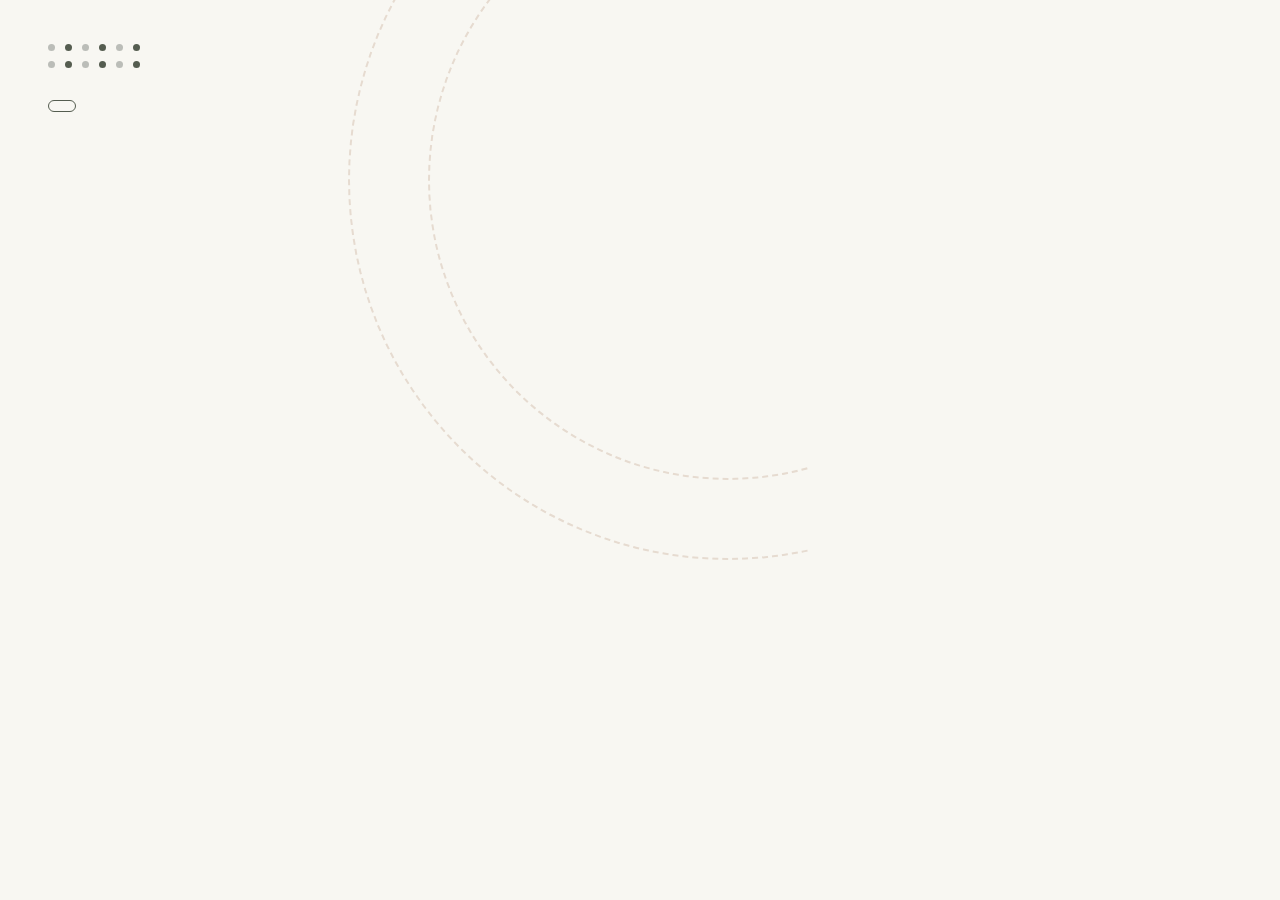
<file: Phan Công Việt Hùng/Portfolio/Thumb/behance/cover.html>
<!doctype html><html><head><meta charset="utf-8">
<link href="https://fonts.googleapis.com/css2?family=Hanken+Grotesk:wght@500;600;700;800&display=swap" rel="stylesheet">
<style>
*{margin:0;padding:0;box-sizing:border-box}
:root{--bg:#f8f7f2;--green:#555d50;--line:#e6dbd0}
html,body{width:808px;height:632px;overflow:hidden;background:var(--bg);font-family:"Hanken Grotesk",sans-serif;color:#111}
.wrap{position:relative;width:808px;height:632px;overflow:hidden}
.ring{position:absolute;border-radius:50%;border:2.5px dashed var(--line)}
.r1{width:760px;height:760px;right:-300px;top:-200px}.r2{width:600px;height:600px;right:-220px;top:-120px}
.dots{position:absolute;left:48px;top:44px;display:grid;grid-template-columns:repeat(6,7px);gap:10px}
.dots i{width:7px;height:7px;border-radius:50%;background:var(--green)}.dots i:nth-child(odd){background:#bbbdb8}
.txt{position:absolute;left:48px;top:96px;z-index:5}
.tag{display:inline-block;padding:5px 13px;border:1.5px solid var(--green);border-radius:999px;font-weight:600;font-size:12px;letter-spacing:.16em;text-transform:uppercase;color:var(--green);background:var(--bg)}
h1{margin-top:14px;font-size:58px;line-height:1;font-weight:800;letter-spacing:-.02em}
.sub{max-width:250px;line-height:1.4;margin-top:10px;font-size:17px;font-weight:600;color:var(--green)}
.stage{position:absolute;inset:0}
.c{position:absolute;border-radius:16px;overflow:hidden;border:5px solid #fff;box-shadow:0 22px 40px -18px rgba(0,0,0,.5)}
.c img{width:100%;height:100%;object-fit:cover;display:block}
.c.play::after{content:"";position:absolute;left:50%;top:50%;width:46px;height:46px;transform:translate(-50%,-50%);border-radius:50%;background:rgba(248,247,242,.92) url("data:image/svg+xml,%3Csvg xmlns='http://www.w3.org/2000/svg' viewBox='0 0 24 24'%3E%3Cpath d='M9 7l9 5-9 5z' fill='%23555d50'/%3E%3C/svg%3E") center/26px no-repeat}
</style></head><body><div class="wrap">
<div class="ring r1"></div><div class="ring r2"></div>
<div class="dots"><i></i><i></i><i></i><i></i><i></i><i></i><i></i><i></i><i></i><i></i><i></i><i></i></div>
<div class="stage" id="stage"></div>
<div class="txt"><div class="tag" id="tag"></div><h1 id="t"></h1><div class="sub" id="s"></div></div>
</div>
<script>
const T='../../assets/thumbs/';
const P={
 motion:{tag:'Motion Video',t:'Motion<br>Video',s:'After Effects · Premiere Pro<br>9 videos',
  cards:[['mv-character-1',330,40,400,250,-4],['mv-pixel-art-1',470,250,300,188,5],['mv-cozy-rain-1',380,400,250,156,-6]]},
 led:{tag:'Visual LED',t:'Visual<br>LED',s:'Stage LED visuals<br>3 videos',
  cards:[['led-1',300,40,460,288,-3],['led-2',470,300,300,188,5],['led-3',300,380,230,144,-6]]},
 school:{tag:'At School',t:'School<br>Projects',s:'MV · Short film · Mashup<br>2021–2023',
  cards:[['school-mashup-mv',330,40,410,256,-4],['school-ha-noi-ngay-yeu',480,290,290,181,5],['school-cam-vut-rac',360,410,230,144,-6]]},
 tiktok:{tag:'TikTok Video',t:'TikTok<br>Video',s:'Travel content in Taiwan<br>10 videos',
  cards:[['tt-03',400,40,150,267,-6],['tt-01',560,70,150,267,4],['tt-08',470,330,130,231,8],['tt-05',620,350,130,231,-5]]}
};
const p=P[location.hash.slice(1)];
tag.textContent=p.tag;t.innerHTML=p.t;s.innerHTML=p.s;
p.cards.forEach(([f,x,y,w,h,r],i)=>{const d=document.createElement('div');d.className='c'+(i==0?' play':'');
 d.style.cssText=`left:${x}px;top:${y}px;width:${w}px;height:${h}px;transform:rotate(${r}deg);z-index:${3-i}`;
 d.innerHTML=`<img src="${T}${f}.jpg">`;stage.appendChild(d)});
</script></body></html>
</file>
